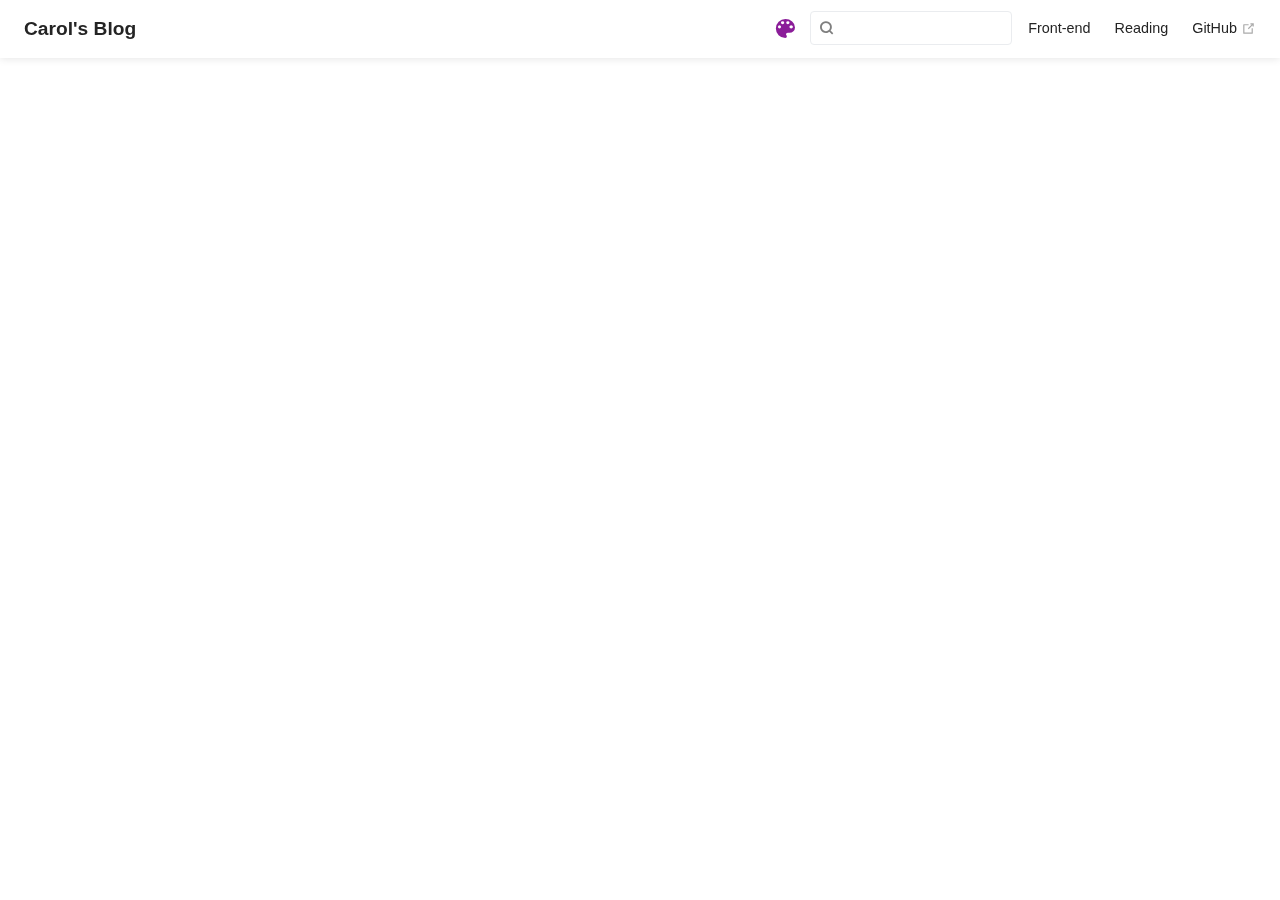
<file: categories/index.html>
<!DOCTYPE html>
<html lang="en-US">
  <head>
    <meta charset="utf-8">
    <meta name="viewport" content="width=device-width,initial-scale=1">
    <title>Categories | Carol&#39;s Blog</title>
    <meta name="generator" content="VuePress 1.9.7">
    
    <meta name="description" content="Carol LIU&#39;s Blog for Learning Front-end">
    <meta name="theme-color" content="#3eaf7c">
    <meta name="apple-mobile-web-app-capable" content="yes">
    <meta name="apple-mobile-web-app-status-bar-style" content="black">
    
    <link rel="preload" href="/assets/css/0.styles.e459547d.css" as="style"><link rel="preload" href="/assets/js/app.89c065db.js" as="script"><link rel="preload" href="/assets/js/3.f015598d.js" as="script"><link rel="preload" href="/assets/js/1.043eb1c0.js" as="script"><link rel="prefetch" href="/assets/js/10.9cbf63ad.js"><link rel="prefetch" href="/assets/js/11.8458a2f9.js"><link rel="prefetch" href="/assets/js/12.5b89a7a3.js"><link rel="prefetch" href="/assets/js/13.d0218bb4.js"><link rel="prefetch" href="/assets/js/14.9e16931b.js"><link rel="prefetch" href="/assets/js/15.280da7a6.js"><link rel="prefetch" href="/assets/js/16.04c71e53.js"><link rel="prefetch" href="/assets/js/4.48f73e3f.js"><link rel="prefetch" href="/assets/js/5.e657ea09.js"><link rel="prefetch" href="/assets/js/6.844778a8.js"><link rel="prefetch" href="/assets/js/7.6f646e22.js"><link rel="prefetch" href="/assets/js/8.000ef259.js"><link rel="prefetch" href="/assets/js/9.fd6f296d.js">
    <link rel="stylesheet" href="/assets/css/0.styles.e459547d.css">
  </head>
  <body>
    <div id="app" data-server-rendered="true"><div class="theme-container no-sidebar" data-v-130b300a><div data-v-130b300a><div class="password-shadow password-wrapper-out" style="display:none;" data-v-25ba6db2 data-v-130b300a data-v-130b300a><h3 class="title" data-v-25ba6db2 data-v-25ba6db2>Carol's Blog</h3> <p class="description" data-v-25ba6db2 data-v-25ba6db2>Carol LIU's Blog for Learning Front-end</p> <label id="box" class="inputBox" data-v-25ba6db2 data-v-25ba6db2><input type="password" value="" data-v-25ba6db2> <span data-v-25ba6db2>Konck! Knock!</span> <button data-v-25ba6db2>OK</button></label> <div class="footer" data-v-25ba6db2 data-v-25ba6db2><span data-v-25ba6db2><i class="iconfont reco-theme" data-v-25ba6db2></i> <a target="blank" href="https://vuepress-theme-reco.recoluan.com" data-v-25ba6db2>vuePress-theme-reco</a></span> <span data-v-25ba6db2><i class="iconfont reco-copyright" data-v-25ba6db2></i> <a data-v-25ba6db2><!---->
            
          <!---->
          2022
        </a></span></div></div> <div class="hide" data-v-130b300a><header class="navbar" data-v-130b300a><div class="sidebar-button"><svg xmlns="http://www.w3.org/2000/svg" aria-hidden="true" role="img" viewBox="0 0 448 512" class="icon"><path fill="currentColor" d="M436 124H12c-6.627 0-12-5.373-12-12V80c0-6.627 5.373-12 12-12h424c6.627 0 12 5.373 12 12v32c0 6.627-5.373 12-12 12zm0 160H12c-6.627 0-12-5.373-12-12v-32c0-6.627 5.373-12 12-12h424c6.627 0 12 5.373 12 12v32c0 6.627-5.373 12-12 12zm0 160H12c-6.627 0-12-5.373-12-12v-32c0-6.627 5.373-12 12-12h424c6.627 0 12 5.373 12 12v32c0 6.627-5.373 12-12 12z"></path></svg></div> <a href="/" class="home-link router-link-active"><!----> <span class="site-name">Carol's Blog</span></a> <div class="links"><div class="color-picker"><a class="color-button"><i class="iconfont reco-color"></i></a> <div class="color-picker-menu" style="display:none;"><div class="mode-options"><h4 class="title">Choose mode</h4> <ul class="color-mode-options"><li class="dark">dark</li><li class="auto active">auto</li><li class="light">light</li></ul></div></div></div> <div class="search-box"><i class="iconfont reco-search"></i> <input aria-label="Search" autocomplete="off" spellcheck="false" value=""> <!----></div> <nav class="nav-links can-hide"><div class="nav-item"><a href="/categories/.html" class="nav-link"><i class="undefined"></i>
  Front-end
</a></div><div class="nav-item"><a href="/categories/.html" class="nav-link"><i class="undefined"></i>
  Reading
</a></div><div class="nav-item"><a href="https://github.com/SeforaLiu" target="_blank" rel="noopener noreferrer" class="nav-link external"><i class="undefined"></i>
  GitHub
  <span><svg xmlns="http://www.w3.org/2000/svg" aria-hidden="true" focusable="false" x="0px" y="0px" viewBox="0 0 100 100" width="15" height="15" class="icon outbound"><path fill="currentColor" d="M18.8,85.1h56l0,0c2.2,0,4-1.8,4-4v-32h-8v28h-48v-48h28v-8h-32l0,0c-2.2,0-4,1.8-4,4v56C14.8,83.3,16.6,85.1,18.8,85.1z"></path> <polygon fill="currentColor" points="45.7,48.7 51.3,54.3 77.2,28.5 77.2,37.2 85.2,37.2 85.2,14.9 62.8,14.9 62.8,22.9 71.5,22.9"></polygon></svg> <span class="sr-only">(opens new window)</span></span></a></div> <!----></nav></div></header> <div class="sidebar-mask" data-v-130b300a></div> <aside class="sidebar" data-v-130b300a><div class="personal-info-wrapper" data-v-39576ba9 data-v-130b300a><!----> <!----> <div class="num" data-v-39576ba9><div data-v-39576ba9><h3 data-v-39576ba9>3</h3> <h6 data-v-39576ba9>Articles</h6></div> <div data-v-39576ba9><h3 data-v-39576ba9>0</h3> <h6 data-v-39576ba9>Tags</h6></div></div> <ul class="social-links" data-v-39576ba9></ul> <hr data-v-39576ba9></div> <nav class="nav-links"><div class="nav-item"><a href="/categories/.html" class="nav-link"><i class="undefined"></i>
  Front-end
</a></div><div class="nav-item"><a href="/categories/.html" class="nav-link"><i class="undefined"></i>
  Reading
</a></div><div class="nav-item"><a href="https://github.com/SeforaLiu" target="_blank" rel="noopener noreferrer" class="nav-link external"><i class="undefined"></i>
  GitHub
  <span><svg xmlns="http://www.w3.org/2000/svg" aria-hidden="true" focusable="false" x="0px" y="0px" viewBox="0 0 100 100" width="15" height="15" class="icon outbound"><path fill="currentColor" d="M18.8,85.1h56l0,0c2.2,0,4-1.8,4-4v-32h-8v28h-48v-48h28v-8h-32l0,0c-2.2,0-4,1.8-4,4v56C14.8,83.3,16.6,85.1,18.8,85.1z"></path> <polygon fill="currentColor" points="45.7,48.7 51.3,54.3 77.2,28.5 77.2,37.2 85.2,37.2 85.2,14.9 62.8,14.9 62.8,22.9 71.5,22.9"></polygon></svg> <span class="sr-only">(opens new window)</span></span></a></div> <!----></nav> <!----> </aside> <div class="password-shadow password-wrapper-in" style="display:none;" data-v-25ba6db2 data-v-130b300a><h3 class="title" data-v-25ba6db2 data-v-25ba6db2>Categories</h3> <!----> <label id="box" class="inputBox" data-v-25ba6db2 data-v-25ba6db2><input type="password" value="" data-v-25ba6db2> <span data-v-25ba6db2>Konck! Knock!</span> <button data-v-25ba6db2>OK</button></label> <div class="footer" data-v-25ba6db2 data-v-25ba6db2><span data-v-25ba6db2><i class="iconfont reco-theme" data-v-25ba6db2></i> <a target="blank" href="https://vuepress-theme-reco.recoluan.com" data-v-25ba6db2>vuePress-theme-reco</a></span> <span data-v-25ba6db2><i class="iconfont reco-copyright" data-v-25ba6db2></i> <a data-v-25ba6db2><!---->
            
          <!---->
          2022
        </a></span></div></div> <div data-v-130b300a><main class="page" style="padding-right:0;"><section><div class="page-title"><h1 class="title"></h1> <div data-v-f875f3fc><!----> <!----> <!----> <!----></div></div> <!----></section> <footer class="page-edit"><!----> <!----></footer> <!----> <div class="comments-wrapper"><!----></div> <ul class="side-bar sub-sidebar-wrapper" style="width:0;" data-v-cb1513f6></ul></main> <!----></div></div></div></div><div class="global-ui"><div class="back-to-ceiling" style="right:1rem;bottom:6rem;width:2.5rem;height:2.5rem;border-radius:.25rem;line-height:2.5rem;display:none;" data-v-c6073ba8 data-v-c6073ba8><svg t="1574745035067" viewBox="0 0 1024 1024" version="1.1" xmlns="http://www.w3.org/2000/svg" p-id="5404" class="icon" data-v-c6073ba8><path d="M526.60727968 10.90185116a27.675 27.675 0 0 0-29.21455937 0c-131.36607665 82.28402758-218.69155461 228.01873535-218.69155402 394.07834331a462.20625001 462.20625001 0 0 0 5.36959153 69.94390903c1.00431239 6.55289093-0.34802892 13.13561351-3.76865779 18.80351572-32.63518765 54.11355614-51.75690182 118.55860487-51.7569018 187.94566865a371.06718723 371.06718723 0 0 0 11.50484808 91.98906777c6.53300375 25.50556257 41.68394495 28.14064038 52.69160883 4.22606766 17.37162448-37.73630017 42.14135425-72.50938081 72.80769204-103.21549295 2.18761121 3.04276886 4.15646224 6.24463696 6.40373557 9.22774369a1871.4375 1871.4375 0 0 0 140.04691725 5.34970492 1866.36093723 1866.36093723 0 0 0 140.04691723-5.34970492c2.24727335-2.98310674 4.21612437-6.18497483 6.3937923-9.2178004 30.66633723 30.70611158 55.4360664 65.4791928 72.80769147 103.21549355 11.00766384 23.91457269 46.15860503 21.27949489 52.69160879-4.22606768a371.15156223 371.15156223 0 0 0 11.514792-91.99901164c0-69.36717486-19.13165746-133.82216804-51.75690182-187.92578088-3.42062944-5.66790279-4.76302748-12.26056868-3.76865837-18.80351632a462.20625001 462.20625001 0 0 0 5.36959269-69.943909c-0.00994388-166.08943902-87.32547796-311.81420293-218.6915546-394.09823051zM605.93803103 357.87693858a93.93749974 93.93749974 0 1 1-187.89594924 6.1e-7 93.93749974 93.93749974 0 0 1 187.89594924-6.1e-7z" p-id="5405" data-v-c6073ba8></path><path d="M429.50777625 765.63860547C429.50777625 803.39355007 466.44236686 1000.39046097 512.00932183 1000.39046097c45.56695499 0 82.4922232-197.00623328 82.5015456-234.7518555 0-37.75494459-36.9345906-68.35043303-82.4922232-68.34111062-45.57627738-0.00932239-82.52019037 30.59548842-82.51086798 68.34111062z" p-id="5406" data-v-c6073ba8></path></svg></div></div></div>
    <script src="/assets/js/app.89c065db.js" defer></script><script src="/assets/js/3.f015598d.js" defer></script><script src="/assets/js/1.043eb1c0.js" defer></script>
  </body>
</html>
</file>
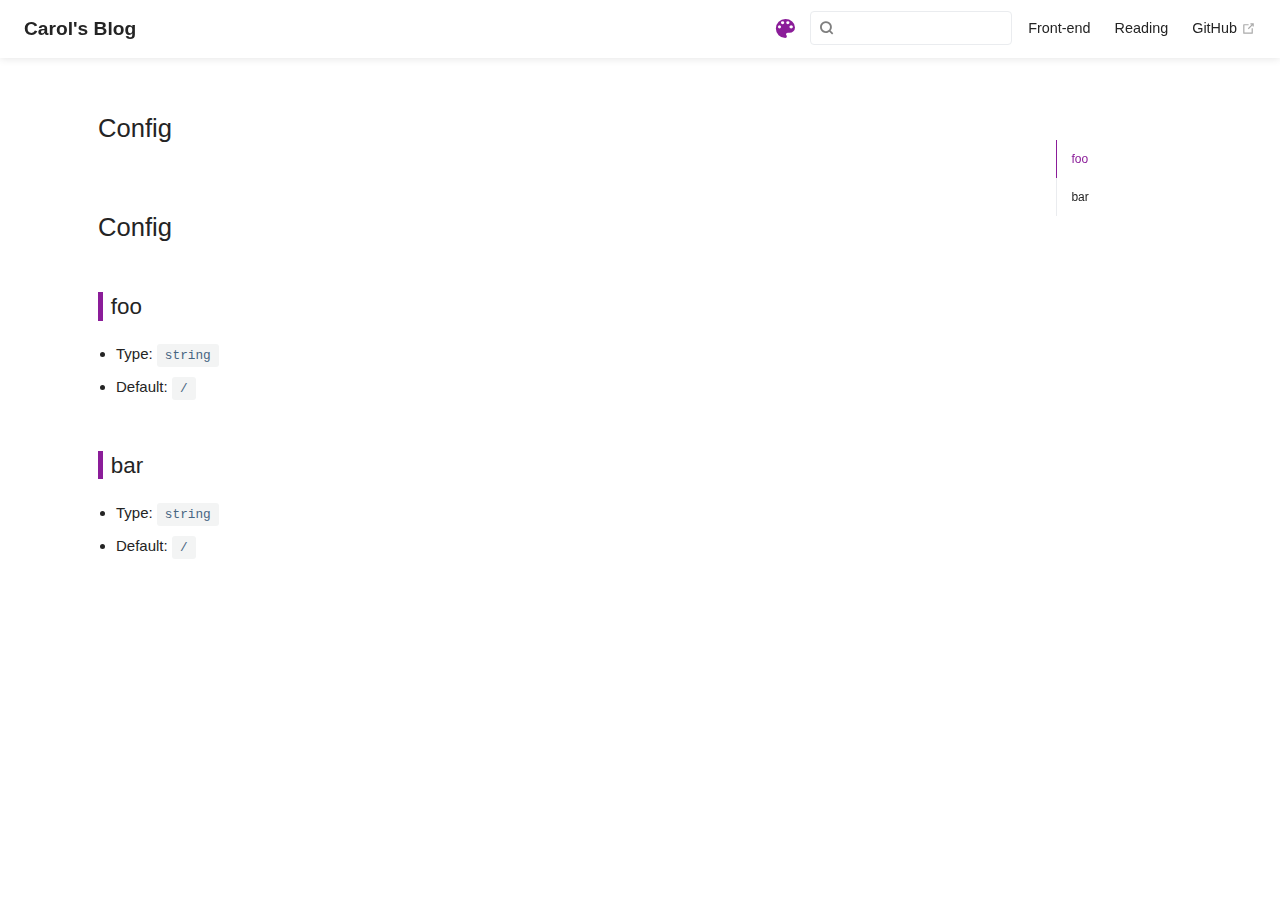
<file: config/index.html>
<!DOCTYPE html>
<html lang="en-US">
  <head>
    <meta charset="utf-8">
    <meta name="viewport" content="width=device-width,initial-scale=1">
    <title>Config | Carol&#39;s Blog</title>
    <meta name="generator" content="VuePress 1.9.7">
    
    <meta name="description" content="Carol LIU&#39;s Blog for Learning Front-end">
    <meta name="theme-color" content="#3eaf7c">
    <meta name="apple-mobile-web-app-capable" content="yes">
    <meta name="apple-mobile-web-app-status-bar-style" content="black">
    
    <link rel="preload" href="/assets/css/0.styles.e459547d.css" as="style"><link rel="preload" href="/assets/js/app.89c065db.js" as="script"><link rel="preload" href="/assets/js/3.f015598d.js" as="script"><link rel="preload" href="/assets/js/1.043eb1c0.js" as="script"><link rel="preload" href="/assets/js/13.d0218bb4.js" as="script"><link rel="prefetch" href="/assets/js/10.9cbf63ad.js"><link rel="prefetch" href="/assets/js/11.8458a2f9.js"><link rel="prefetch" href="/assets/js/12.5b89a7a3.js"><link rel="prefetch" href="/assets/js/14.9e16931b.js"><link rel="prefetch" href="/assets/js/15.280da7a6.js"><link rel="prefetch" href="/assets/js/16.04c71e53.js"><link rel="prefetch" href="/assets/js/4.48f73e3f.js"><link rel="prefetch" href="/assets/js/5.e657ea09.js"><link rel="prefetch" href="/assets/js/6.844778a8.js"><link rel="prefetch" href="/assets/js/7.6f646e22.js"><link rel="prefetch" href="/assets/js/8.000ef259.js"><link rel="prefetch" href="/assets/js/9.fd6f296d.js">
    <link rel="stylesheet" href="/assets/css/0.styles.e459547d.css">
  </head>
  <body>
    <div id="app" data-server-rendered="true"><div class="theme-container no-sidebar" data-v-130b300a><div data-v-130b300a><div class="password-shadow password-wrapper-out" style="display:none;" data-v-25ba6db2 data-v-130b300a data-v-130b300a><h3 class="title" data-v-25ba6db2 data-v-25ba6db2>Carol's Blog</h3> <p class="description" data-v-25ba6db2 data-v-25ba6db2>Carol LIU's Blog for Learning Front-end</p> <label id="box" class="inputBox" data-v-25ba6db2 data-v-25ba6db2><input type="password" value="" data-v-25ba6db2> <span data-v-25ba6db2>Konck! Knock!</span> <button data-v-25ba6db2>OK</button></label> <div class="footer" data-v-25ba6db2 data-v-25ba6db2><span data-v-25ba6db2><i class="iconfont reco-theme" data-v-25ba6db2></i> <a target="blank" href="https://vuepress-theme-reco.recoluan.com" data-v-25ba6db2>vuePress-theme-reco</a></span> <span data-v-25ba6db2><i class="iconfont reco-copyright" data-v-25ba6db2></i> <a data-v-25ba6db2><!---->
            
          <!---->
          2022
        </a></span></div></div> <div class="hide" data-v-130b300a><header class="navbar" data-v-130b300a><div class="sidebar-button"><svg xmlns="http://www.w3.org/2000/svg" aria-hidden="true" role="img" viewBox="0 0 448 512" class="icon"><path fill="currentColor" d="M436 124H12c-6.627 0-12-5.373-12-12V80c0-6.627 5.373-12 12-12h424c6.627 0 12 5.373 12 12v32c0 6.627-5.373 12-12 12zm0 160H12c-6.627 0-12-5.373-12-12v-32c0-6.627 5.373-12 12-12h424c6.627 0 12 5.373 12 12v32c0 6.627-5.373 12-12 12zm0 160H12c-6.627 0-12-5.373-12-12v-32c0-6.627 5.373-12 12-12h424c6.627 0 12 5.373 12 12v32c0 6.627-5.373 12-12 12z"></path></svg></div> <a href="/" class="home-link router-link-active"><!----> <span class="site-name">Carol's Blog</span></a> <div class="links"><div class="color-picker"><a class="color-button"><i class="iconfont reco-color"></i></a> <div class="color-picker-menu" style="display:none;"><div class="mode-options"><h4 class="title">Choose mode</h4> <ul class="color-mode-options"><li class="dark">dark</li><li class="auto active">auto</li><li class="light">light</li></ul></div></div></div> <div class="search-box"><i class="iconfont reco-search"></i> <input aria-label="Search" autocomplete="off" spellcheck="false" value=""> <!----></div> <nav class="nav-links can-hide"><div class="nav-item"><a href="/config/.html" class="nav-link"><i class="undefined"></i>
  Front-end
</a></div><div class="nav-item"><a href="/config/.html" class="nav-link"><i class="undefined"></i>
  Reading
</a></div><div class="nav-item"><a href="https://github.com/SeforaLiu" target="_blank" rel="noopener noreferrer" class="nav-link external"><i class="undefined"></i>
  GitHub
  <span><svg xmlns="http://www.w3.org/2000/svg" aria-hidden="true" focusable="false" x="0px" y="0px" viewBox="0 0 100 100" width="15" height="15" class="icon outbound"><path fill="currentColor" d="M18.8,85.1h56l0,0c2.2,0,4-1.8,4-4v-32h-8v28h-48v-48h28v-8h-32l0,0c-2.2,0-4,1.8-4,4v56C14.8,83.3,16.6,85.1,18.8,85.1z"></path> <polygon fill="currentColor" points="45.7,48.7 51.3,54.3 77.2,28.5 77.2,37.2 85.2,37.2 85.2,14.9 62.8,14.9 62.8,22.9 71.5,22.9"></polygon></svg> <span class="sr-only">(opens new window)</span></span></a></div> <!----></nav></div></header> <div class="sidebar-mask" data-v-130b300a></div> <aside class="sidebar" data-v-130b300a><div class="personal-info-wrapper" data-v-39576ba9 data-v-130b300a><!----> <!----> <div class="num" data-v-39576ba9><div data-v-39576ba9><h3 data-v-39576ba9>3</h3> <h6 data-v-39576ba9>Articles</h6></div> <div data-v-39576ba9><h3 data-v-39576ba9>0</h3> <h6 data-v-39576ba9>Tags</h6></div></div> <ul class="social-links" data-v-39576ba9></ul> <hr data-v-39576ba9></div> <nav class="nav-links"><div class="nav-item"><a href="/config/.html" class="nav-link"><i class="undefined"></i>
  Front-end
</a></div><div class="nav-item"><a href="/config/.html" class="nav-link"><i class="undefined"></i>
  Reading
</a></div><div class="nav-item"><a href="https://github.com/SeforaLiu" target="_blank" rel="noopener noreferrer" class="nav-link external"><i class="undefined"></i>
  GitHub
  <span><svg xmlns="http://www.w3.org/2000/svg" aria-hidden="true" focusable="false" x="0px" y="0px" viewBox="0 0 100 100" width="15" height="15" class="icon outbound"><path fill="currentColor" d="M18.8,85.1h56l0,0c2.2,0,4-1.8,4-4v-32h-8v28h-48v-48h28v-8h-32l0,0c-2.2,0-4,1.8-4,4v56C14.8,83.3,16.6,85.1,18.8,85.1z"></path> <polygon fill="currentColor" points="45.7,48.7 51.3,54.3 77.2,28.5 77.2,37.2 85.2,37.2 85.2,14.9 62.8,14.9 62.8,22.9 71.5,22.9"></polygon></svg> <span class="sr-only">(opens new window)</span></span></a></div> <!----></nav> <!----> </aside> <div class="password-shadow password-wrapper-in" style="display:none;" data-v-25ba6db2 data-v-130b300a><h3 class="title" data-v-25ba6db2 data-v-25ba6db2></h3> <!----> <label id="box" class="inputBox" data-v-25ba6db2 data-v-25ba6db2><input type="password" value="" data-v-25ba6db2> <span data-v-25ba6db2>Konck! Knock!</span> <button data-v-25ba6db2>OK</button></label> <div class="footer" data-v-25ba6db2 data-v-25ba6db2><span data-v-25ba6db2><i class="iconfont reco-theme" data-v-25ba6db2></i> <a target="blank" href="https://vuepress-theme-reco.recoluan.com" data-v-25ba6db2>vuePress-theme-reco</a></span> <span data-v-25ba6db2><i class="iconfont reco-copyright" data-v-25ba6db2></i> <a data-v-25ba6db2><!---->
            
          <!---->
          2022
        </a></span></div></div> <div data-v-130b300a><main class="page"><section><div class="page-title"><h1 class="title">Config</h1> <div data-v-f875f3fc><!----> <!----> <!----> <!----></div></div> <div class="theme-reco-content content__default"><h1 id="config"><a href="#config" class="header-anchor">#</a> Config</h1> <h2 id="foo"><a href="#foo" class="header-anchor">#</a> foo</h2> <ul><li>Type: <code>string</code></li> <li>Default: <code>/</code></li></ul> <h2 id="bar"><a href="#bar" class="header-anchor">#</a> bar</h2> <ul><li>Type: <code>string</code></li> <li>Default: <code>/</code></li></ul></div></section> <footer class="page-edit"><!----> <!----></footer> <!----> <div class="comments-wrapper"><!----></div> <ul class="side-bar sub-sidebar-wrapper" style="width:12rem;" data-v-cb1513f6><li class="level-2" data-v-cb1513f6><a href="/config/#foo" class="sidebar-link reco-side-foo" data-v-cb1513f6>foo</a></li><li class="level-2" data-v-cb1513f6><a href="/config/#bar" class="sidebar-link reco-side-bar" data-v-cb1513f6>bar</a></li></ul></main> <!----></div></div></div></div><div class="global-ui"><div class="back-to-ceiling" style="right:1rem;bottom:6rem;width:2.5rem;height:2.5rem;border-radius:.25rem;line-height:2.5rem;display:none;" data-v-c6073ba8 data-v-c6073ba8><svg t="1574745035067" viewBox="0 0 1024 1024" version="1.1" xmlns="http://www.w3.org/2000/svg" p-id="5404" class="icon" data-v-c6073ba8><path d="M526.60727968 10.90185116a27.675 27.675 0 0 0-29.21455937 0c-131.36607665 82.28402758-218.69155461 228.01873535-218.69155402 394.07834331a462.20625001 462.20625001 0 0 0 5.36959153 69.94390903c1.00431239 6.55289093-0.34802892 13.13561351-3.76865779 18.80351572-32.63518765 54.11355614-51.75690182 118.55860487-51.7569018 187.94566865a371.06718723 371.06718723 0 0 0 11.50484808 91.98906777c6.53300375 25.50556257 41.68394495 28.14064038 52.69160883 4.22606766 17.37162448-37.73630017 42.14135425-72.50938081 72.80769204-103.21549295 2.18761121 3.04276886 4.15646224 6.24463696 6.40373557 9.22774369a1871.4375 1871.4375 0 0 0 140.04691725 5.34970492 1866.36093723 1866.36093723 0 0 0 140.04691723-5.34970492c2.24727335-2.98310674 4.21612437-6.18497483 6.3937923-9.2178004 30.66633723 30.70611158 55.4360664 65.4791928 72.80769147 103.21549355 11.00766384 23.91457269 46.15860503 21.27949489 52.69160879-4.22606768a371.15156223 371.15156223 0 0 0 11.514792-91.99901164c0-69.36717486-19.13165746-133.82216804-51.75690182-187.92578088-3.42062944-5.66790279-4.76302748-12.26056868-3.76865837-18.80351632a462.20625001 462.20625001 0 0 0 5.36959269-69.943909c-0.00994388-166.08943902-87.32547796-311.81420293-218.6915546-394.09823051zM605.93803103 357.87693858a93.93749974 93.93749974 0 1 1-187.89594924 6.1e-7 93.93749974 93.93749974 0 0 1 187.89594924-6.1e-7z" p-id="5405" data-v-c6073ba8></path><path d="M429.50777625 765.63860547C429.50777625 803.39355007 466.44236686 1000.39046097 512.00932183 1000.39046097c45.56695499 0 82.4922232-197.00623328 82.5015456-234.7518555 0-37.75494459-36.9345906-68.35043303-82.4922232-68.34111062-45.57627738-0.00932239-82.52019037 30.59548842-82.51086798 68.34111062z" p-id="5406" data-v-c6073ba8></path></svg></div></div></div>
    <script src="/assets/js/app.89c065db.js" defer></script><script src="/assets/js/3.f015598d.js" defer></script><script src="/assets/js/1.043eb1c0.js" defer></script><script src="/assets/js/13.d0218bb4.js" defer></script>
  </body>
</html>
</file>
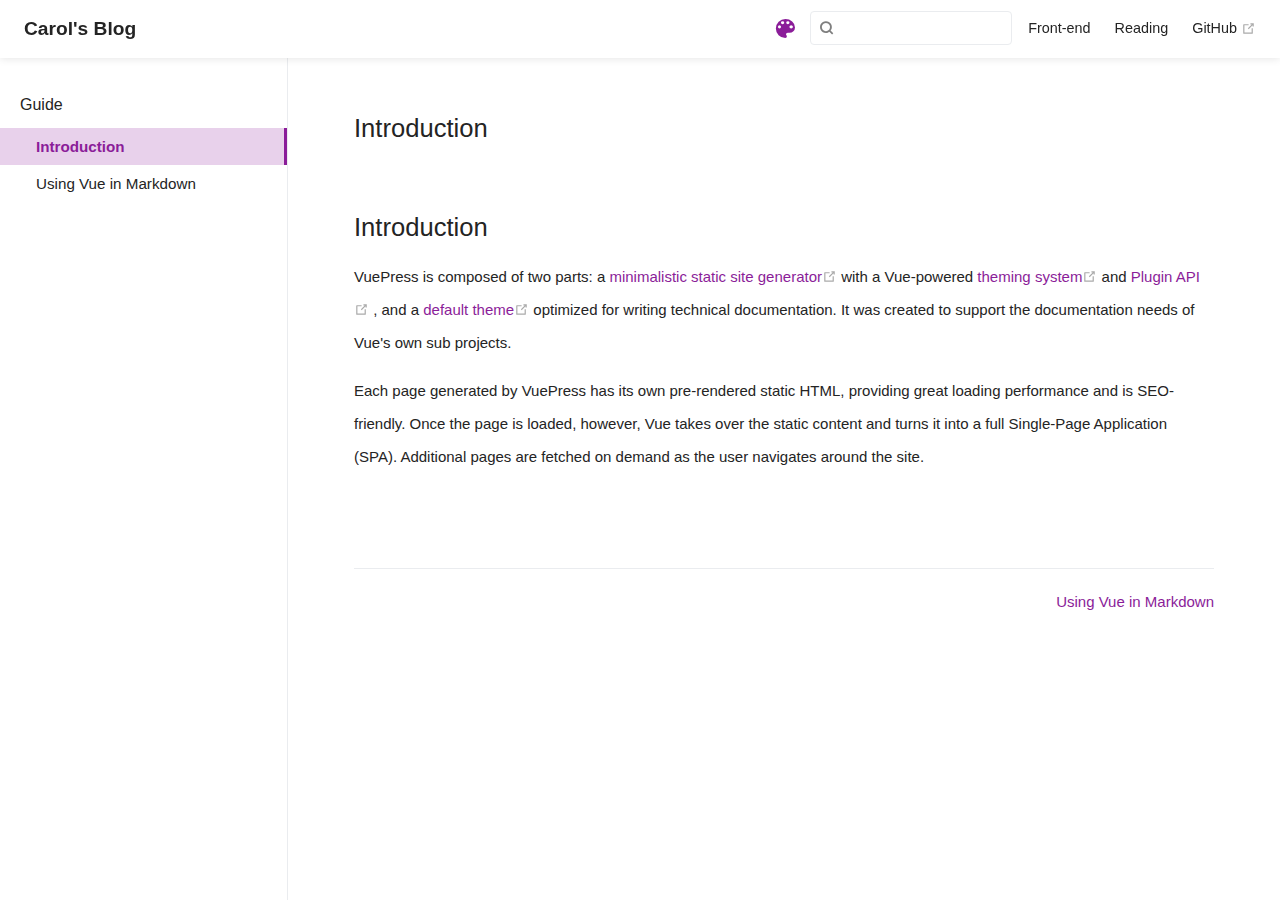
<file: guide/index.html>
<!DOCTYPE html>
<html lang="en-US">
  <head>
    <meta charset="utf-8">
    <meta name="viewport" content="width=device-width,initial-scale=1">
    <title>Introduction | Carol&#39;s Blog</title>
    <meta name="generator" content="VuePress 1.9.7">
    
    <meta name="description" content="Carol LIU&#39;s Blog for Learning Front-end">
    <meta name="theme-color" content="#3eaf7c">
    <meta name="apple-mobile-web-app-capable" content="yes">
    <meta name="apple-mobile-web-app-status-bar-style" content="black">
    
    <link rel="preload" href="/assets/css/0.styles.e459547d.css" as="style"><link rel="preload" href="/assets/js/app.89c065db.js" as="script"><link rel="preload" href="/assets/js/3.f015598d.js" as="script"><link rel="preload" href="/assets/js/1.043eb1c0.js" as="script"><link rel="preload" href="/assets/js/14.9e16931b.js" as="script"><link rel="prefetch" href="/assets/js/10.9cbf63ad.js"><link rel="prefetch" href="/assets/js/11.8458a2f9.js"><link rel="prefetch" href="/assets/js/12.5b89a7a3.js"><link rel="prefetch" href="/assets/js/13.d0218bb4.js"><link rel="prefetch" href="/assets/js/15.280da7a6.js"><link rel="prefetch" href="/assets/js/16.04c71e53.js"><link rel="prefetch" href="/assets/js/4.48f73e3f.js"><link rel="prefetch" href="/assets/js/5.e657ea09.js"><link rel="prefetch" href="/assets/js/6.844778a8.js"><link rel="prefetch" href="/assets/js/7.6f646e22.js"><link rel="prefetch" href="/assets/js/8.000ef259.js"><link rel="prefetch" href="/assets/js/9.fd6f296d.js">
    <link rel="stylesheet" href="/assets/css/0.styles.e459547d.css">
  </head>
  <body>
    <div id="app" data-server-rendered="true"><div class="theme-container" data-v-130b300a><div data-v-130b300a><div class="password-shadow password-wrapper-out" style="display:none;" data-v-25ba6db2 data-v-130b300a data-v-130b300a><h3 class="title" data-v-25ba6db2 data-v-25ba6db2>Carol's Blog</h3> <p class="description" data-v-25ba6db2 data-v-25ba6db2>Carol LIU's Blog for Learning Front-end</p> <label id="box" class="inputBox" data-v-25ba6db2 data-v-25ba6db2><input type="password" value="" data-v-25ba6db2> <span data-v-25ba6db2>Konck! Knock!</span> <button data-v-25ba6db2>OK</button></label> <div class="footer" data-v-25ba6db2 data-v-25ba6db2><span data-v-25ba6db2><i class="iconfont reco-theme" data-v-25ba6db2></i> <a target="blank" href="https://vuepress-theme-reco.recoluan.com" data-v-25ba6db2>vuePress-theme-reco</a></span> <span data-v-25ba6db2><i class="iconfont reco-copyright" data-v-25ba6db2></i> <a data-v-25ba6db2><!---->
            
          <!---->
          2022
        </a></span></div></div> <div class="hide" data-v-130b300a><header class="navbar" data-v-130b300a><div class="sidebar-button"><svg xmlns="http://www.w3.org/2000/svg" aria-hidden="true" role="img" viewBox="0 0 448 512" class="icon"><path fill="currentColor" d="M436 124H12c-6.627 0-12-5.373-12-12V80c0-6.627 5.373-12 12-12h424c6.627 0 12 5.373 12 12v32c0 6.627-5.373 12-12 12zm0 160H12c-6.627 0-12-5.373-12-12v-32c0-6.627 5.373-12 12-12h424c6.627 0 12 5.373 12 12v32c0 6.627-5.373 12-12 12zm0 160H12c-6.627 0-12-5.373-12-12v-32c0-6.627 5.373-12 12-12h424c6.627 0 12 5.373 12 12v32c0 6.627-5.373 12-12 12z"></path></svg></div> <a href="/" class="home-link router-link-active"><!----> <span class="site-name">Carol's Blog</span></a> <div class="links"><div class="color-picker"><a class="color-button"><i class="iconfont reco-color"></i></a> <div class="color-picker-menu" style="display:none;"><div class="mode-options"><h4 class="title">Choose mode</h4> <ul class="color-mode-options"><li class="dark">dark</li><li class="auto active">auto</li><li class="light">light</li></ul></div></div></div> <div class="search-box"><i class="iconfont reco-search"></i> <input aria-label="Search" autocomplete="off" spellcheck="false" value=""> <!----></div> <nav class="nav-links can-hide"><div class="nav-item"><a href="/guide/.html" class="nav-link"><i class="undefined"></i>
  Front-end
</a></div><div class="nav-item"><a href="/guide/.html" class="nav-link"><i class="undefined"></i>
  Reading
</a></div><div class="nav-item"><a href="https://github.com/SeforaLiu" target="_blank" rel="noopener noreferrer" class="nav-link external"><i class="undefined"></i>
  GitHub
  <span><svg xmlns="http://www.w3.org/2000/svg" aria-hidden="true" focusable="false" x="0px" y="0px" viewBox="0 0 100 100" width="15" height="15" class="icon outbound"><path fill="currentColor" d="M18.8,85.1h56l0,0c2.2,0,4-1.8,4-4v-32h-8v28h-48v-48h28v-8h-32l0,0c-2.2,0-4,1.8-4,4v56C14.8,83.3,16.6,85.1,18.8,85.1z"></path> <polygon fill="currentColor" points="45.7,48.7 51.3,54.3 77.2,28.5 77.2,37.2 85.2,37.2 85.2,14.9 62.8,14.9 62.8,22.9 71.5,22.9"></polygon></svg> <span class="sr-only">(opens new window)</span></span></a></div> <!----></nav></div></header> <div class="sidebar-mask" data-v-130b300a></div> <aside class="sidebar" data-v-130b300a><div class="personal-info-wrapper" data-v-39576ba9 data-v-130b300a><!----> <!----> <div class="num" data-v-39576ba9><div data-v-39576ba9><h3 data-v-39576ba9>3</h3> <h6 data-v-39576ba9>Articles</h6></div> <div data-v-39576ba9><h3 data-v-39576ba9>0</h3> <h6 data-v-39576ba9>Tags</h6></div></div> <ul class="social-links" data-v-39576ba9></ul> <hr data-v-39576ba9></div> <nav class="nav-links"><div class="nav-item"><a href="/guide/.html" class="nav-link"><i class="undefined"></i>
  Front-end
</a></div><div class="nav-item"><a href="/guide/.html" class="nav-link"><i class="undefined"></i>
  Reading
</a></div><div class="nav-item"><a href="https://github.com/SeforaLiu" target="_blank" rel="noopener noreferrer" class="nav-link external"><i class="undefined"></i>
  GitHub
  <span><svg xmlns="http://www.w3.org/2000/svg" aria-hidden="true" focusable="false" x="0px" y="0px" viewBox="0 0 100 100" width="15" height="15" class="icon outbound"><path fill="currentColor" d="M18.8,85.1h56l0,0c2.2,0,4-1.8,4-4v-32h-8v28h-48v-48h28v-8h-32l0,0c-2.2,0-4,1.8-4,4v56C14.8,83.3,16.6,85.1,18.8,85.1z"></path> <polygon fill="currentColor" points="45.7,48.7 51.3,54.3 77.2,28.5 77.2,37.2 85.2,37.2 85.2,14.9 62.8,14.9 62.8,22.9 71.5,22.9"></polygon></svg> <span class="sr-only">(opens new window)</span></span></a></div> <!----></nav> <ul class="sidebar-links"><li><section class="sidebar-group depth-0"><p class="sidebar-heading open"><span>Guide</span> <!----></p> <ul class="sidebar-links sidebar-group-items"><li><a href="/guide/" aria-current="page" class="active sidebar-link">Introduction</a></li><li><a href="/guide/using-vue.html" class="sidebar-link">Using Vue in Markdown</a></li></ul></section></li></ul> </aside> <div class="password-shadow password-wrapper-in" style="display:none;" data-v-25ba6db2 data-v-130b300a><h3 class="title" data-v-25ba6db2 data-v-25ba6db2></h3> <!----> <label id="box" class="inputBox" data-v-25ba6db2 data-v-25ba6db2><input type="password" value="" data-v-25ba6db2> <span data-v-25ba6db2>Konck! Knock!</span> <button data-v-25ba6db2>OK</button></label> <div class="footer" data-v-25ba6db2 data-v-25ba6db2><span data-v-25ba6db2><i class="iconfont reco-theme" data-v-25ba6db2></i> <a target="blank" href="https://vuepress-theme-reco.recoluan.com" data-v-25ba6db2>vuePress-theme-reco</a></span> <span data-v-25ba6db2><i class="iconfont reco-copyright" data-v-25ba6db2></i> <a data-v-25ba6db2><!---->
            
          <!---->
          2022
        </a></span></div></div> <div data-v-130b300a><main class="page" style="padding-right:0;"><section><div class="page-title"><h1 class="title">Introduction</h1> <div data-v-f875f3fc><!----> <!----> <!----> <!----></div></div> <div class="theme-reco-content content__default"><h1 id="introduction"><a href="#introduction" class="header-anchor">#</a> Introduction</h1> <p>VuePress is composed of two parts: a <a href="https://github.com/vuejs/vuepress/tree/master/packages/%40vuepress/core" target="_blank" rel="noopener noreferrer">minimalistic static site generator<span><svg xmlns="http://www.w3.org/2000/svg" aria-hidden="true" focusable="false" x="0px" y="0px" viewBox="0 0 100 100" width="15" height="15" class="icon outbound"><path fill="currentColor" d="M18.8,85.1h56l0,0c2.2,0,4-1.8,4-4v-32h-8v28h-48v-48h28v-8h-32l0,0c-2.2,0-4,1.8-4,4v56C14.8,83.3,16.6,85.1,18.8,85.1z"></path> <polygon fill="currentColor" points="45.7,48.7 51.3,54.3 77.2,28.5 77.2,37.2 85.2,37.2 85.2,14.9 62.8,14.9 62.8,22.9 71.5,22.9"></polygon></svg> <span class="sr-only">(opens new window)</span></span></a> with a Vue-powered <a href="https://v1.vuepress.vuejs.org/theme/" target="_blank" rel="noopener noreferrer">theming system<span><svg xmlns="http://www.w3.org/2000/svg" aria-hidden="true" focusable="false" x="0px" y="0px" viewBox="0 0 100 100" width="15" height="15" class="icon outbound"><path fill="currentColor" d="M18.8,85.1h56l0,0c2.2,0,4-1.8,4-4v-32h-8v28h-48v-48h28v-8h-32l0,0c-2.2,0-4,1.8-4,4v56C14.8,83.3,16.6,85.1,18.8,85.1z"></path> <polygon fill="currentColor" points="45.7,48.7 51.3,54.3 77.2,28.5 77.2,37.2 85.2,37.2 85.2,14.9 62.8,14.9 62.8,22.9 71.5,22.9"></polygon></svg> <span class="sr-only">(opens new window)</span></span></a> and <a href="https://v1.vuepress.vuejs.org/plugin/" target="_blank" rel="noopener noreferrer">Plugin API<span><svg xmlns="http://www.w3.org/2000/svg" aria-hidden="true" focusable="false" x="0px" y="0px" viewBox="0 0 100 100" width="15" height="15" class="icon outbound"><path fill="currentColor" d="M18.8,85.1h56l0,0c2.2,0,4-1.8,4-4v-32h-8v28h-48v-48h28v-8h-32l0,0c-2.2,0-4,1.8-4,4v56C14.8,83.3,16.6,85.1,18.8,85.1z"></path> <polygon fill="currentColor" points="45.7,48.7 51.3,54.3 77.2,28.5 77.2,37.2 85.2,37.2 85.2,14.9 62.8,14.9 62.8,22.9 71.5,22.9"></polygon></svg> <span class="sr-only">(opens new window)</span></span></a>, and a <a href="https://v1.vuepress.vuejs.org/theme/default-theme-config.html" target="_blank" rel="noopener noreferrer">default theme<span><svg xmlns="http://www.w3.org/2000/svg" aria-hidden="true" focusable="false" x="0px" y="0px" viewBox="0 0 100 100" width="15" height="15" class="icon outbound"><path fill="currentColor" d="M18.8,85.1h56l0,0c2.2,0,4-1.8,4-4v-32h-8v28h-48v-48h28v-8h-32l0,0c-2.2,0-4,1.8-4,4v56C14.8,83.3,16.6,85.1,18.8,85.1z"></path> <polygon fill="currentColor" points="45.7,48.7 51.3,54.3 77.2,28.5 77.2,37.2 85.2,37.2 85.2,14.9 62.8,14.9 62.8,22.9 71.5,22.9"></polygon></svg> <span class="sr-only">(opens new window)</span></span></a> optimized for writing technical documentation. It was created to support the documentation needs of Vue's own sub projects.</p> <p>Each page generated by VuePress has its own pre-rendered static HTML, providing great loading performance and is SEO-friendly. Once the page is loaded, however, Vue takes over the static content and turns it into a full Single-Page Application (SPA). Additional pages are fetched on demand as the user navigates around the site.</p></div></section> <footer class="page-edit"><!----> <!----></footer> <div class="page-nav"><p class="inner"><!----> <span class="next"><a href="/guide/using-vue.html">
            Using Vue in Markdown
          </a></span></p></div> <div class="comments-wrapper"><!----></div> <ul class="side-bar sub-sidebar-wrapper" style="width:0;" data-v-cb1513f6></ul></main> <!----></div></div></div></div><div class="global-ui"><div class="back-to-ceiling" style="right:1rem;bottom:6rem;width:2.5rem;height:2.5rem;border-radius:.25rem;line-height:2.5rem;display:none;" data-v-c6073ba8 data-v-c6073ba8><svg t="1574745035067" viewBox="0 0 1024 1024" version="1.1" xmlns="http://www.w3.org/2000/svg" p-id="5404" class="icon" data-v-c6073ba8><path d="M526.60727968 10.90185116a27.675 27.675 0 0 0-29.21455937 0c-131.36607665 82.28402758-218.69155461 228.01873535-218.69155402 394.07834331a462.20625001 462.20625001 0 0 0 5.36959153 69.94390903c1.00431239 6.55289093-0.34802892 13.13561351-3.76865779 18.80351572-32.63518765 54.11355614-51.75690182 118.55860487-51.7569018 187.94566865a371.06718723 371.06718723 0 0 0 11.50484808 91.98906777c6.53300375 25.50556257 41.68394495 28.14064038 52.69160883 4.22606766 17.37162448-37.73630017 42.14135425-72.50938081 72.80769204-103.21549295 2.18761121 3.04276886 4.15646224 6.24463696 6.40373557 9.22774369a1871.4375 1871.4375 0 0 0 140.04691725 5.34970492 1866.36093723 1866.36093723 0 0 0 140.04691723-5.34970492c2.24727335-2.98310674 4.21612437-6.18497483 6.3937923-9.2178004 30.66633723 30.70611158 55.4360664 65.4791928 72.80769147 103.21549355 11.00766384 23.91457269 46.15860503 21.27949489 52.69160879-4.22606768a371.15156223 371.15156223 0 0 0 11.514792-91.99901164c0-69.36717486-19.13165746-133.82216804-51.75690182-187.92578088-3.42062944-5.66790279-4.76302748-12.26056868-3.76865837-18.80351632a462.20625001 462.20625001 0 0 0 5.36959269-69.943909c-0.00994388-166.08943902-87.32547796-311.81420293-218.6915546-394.09823051zM605.93803103 357.87693858a93.93749974 93.93749974 0 1 1-187.89594924 6.1e-7 93.93749974 93.93749974 0 0 1 187.89594924-6.1e-7z" p-id="5405" data-v-c6073ba8></path><path d="M429.50777625 765.63860547C429.50777625 803.39355007 466.44236686 1000.39046097 512.00932183 1000.39046097c45.56695499 0 82.4922232-197.00623328 82.5015456-234.7518555 0-37.75494459-36.9345906-68.35043303-82.4922232-68.34111062-45.57627738-0.00932239-82.52019037 30.59548842-82.51086798 68.34111062z" p-id="5406" data-v-c6073ba8></path></svg></div></div></div>
    <script src="/assets/js/app.89c065db.js" defer></script><script src="/assets/js/3.f015598d.js" defer></script><script src="/assets/js/1.043eb1c0.js" defer></script><script src="/assets/js/14.9e16931b.js" defer></script>
  </body>
</html>
</file>
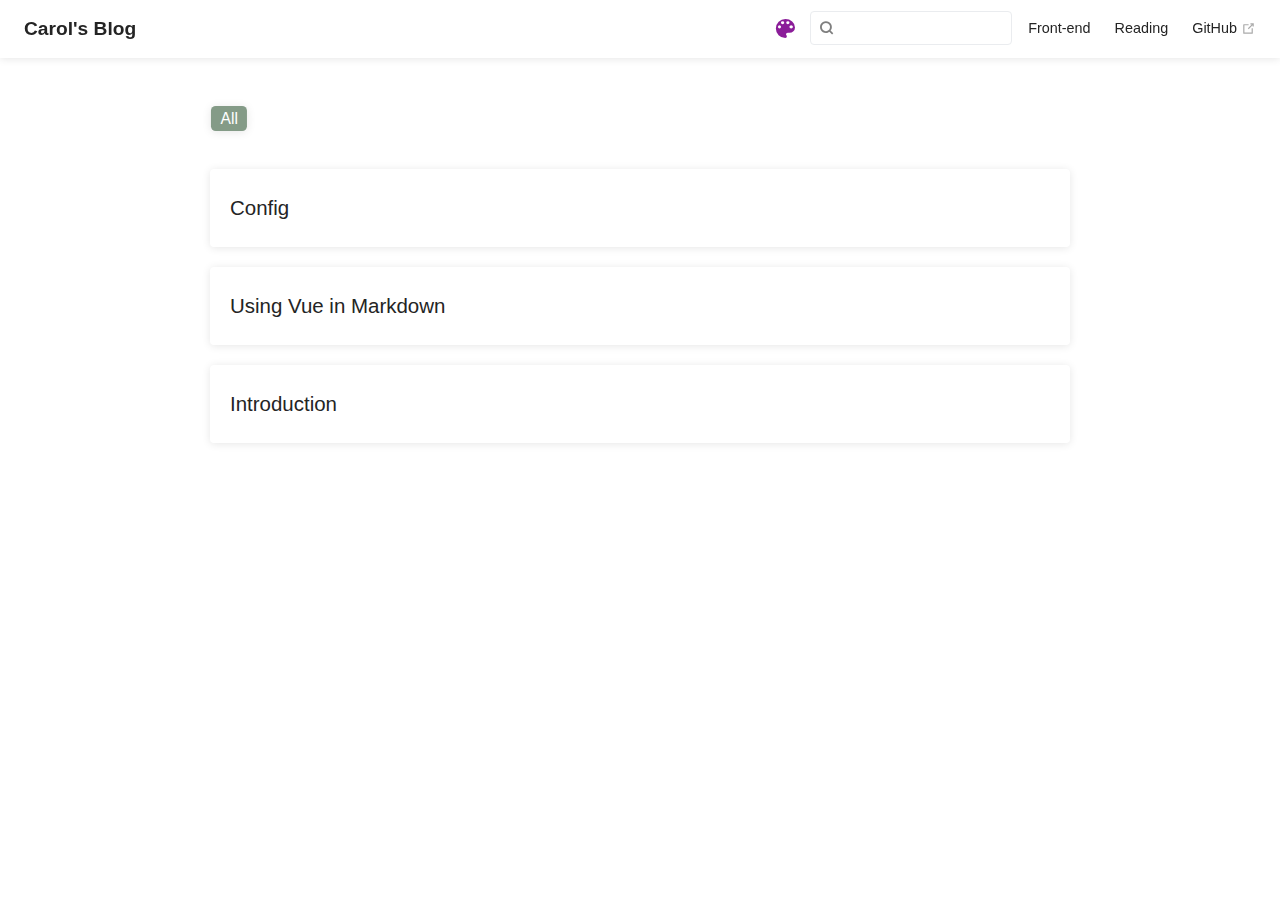
<file: tag/index.html>
<!DOCTYPE html>
<html lang="en-US">
  <head>
    <meta charset="utf-8">
    <meta name="viewport" content="width=device-width,initial-scale=1">
    <title>Tags | Carol&#39;s Blog</title>
    <meta name="generator" content="VuePress 1.9.7">
    
    <meta name="description" content="Carol LIU&#39;s Blog for Learning Front-end">
    <meta name="theme-color" content="#3eaf7c">
    <meta name="apple-mobile-web-app-capable" content="yes">
    <meta name="apple-mobile-web-app-status-bar-style" content="black">
    
    <link rel="preload" href="/assets/css/0.styles.e459547d.css" as="style"><link rel="preload" href="/assets/js/app.89c065db.js" as="script"><link rel="preload" href="/assets/js/5.e657ea09.js" as="script"><link rel="preload" href="/assets/js/1.043eb1c0.js" as="script"><link rel="prefetch" href="/assets/js/10.9cbf63ad.js"><link rel="prefetch" href="/assets/js/11.8458a2f9.js"><link rel="prefetch" href="/assets/js/12.5b89a7a3.js"><link rel="prefetch" href="/assets/js/13.d0218bb4.js"><link rel="prefetch" href="/assets/js/14.9e16931b.js"><link rel="prefetch" href="/assets/js/15.280da7a6.js"><link rel="prefetch" href="/assets/js/16.04c71e53.js"><link rel="prefetch" href="/assets/js/3.f015598d.js"><link rel="prefetch" href="/assets/js/4.48f73e3f.js"><link rel="prefetch" href="/assets/js/6.844778a8.js"><link rel="prefetch" href="/assets/js/7.6f646e22.js"><link rel="prefetch" href="/assets/js/8.000ef259.js"><link rel="prefetch" href="/assets/js/9.fd6f296d.js">
    <link rel="stylesheet" href="/assets/css/0.styles.e459547d.css">
  </head>
  <body>
    <div id="app" data-server-rendered="true"><div class="theme-container tags-wrapper no-sidebar" data-v-130b300a data-v-615c9794><div data-v-130b300a><div class="password-shadow password-wrapper-out" style="display:none;" data-v-25ba6db2 data-v-130b300a data-v-130b300a><h3 class="title" data-v-25ba6db2 data-v-25ba6db2>Carol's Blog</h3> <p class="description" data-v-25ba6db2 data-v-25ba6db2>Carol LIU's Blog for Learning Front-end</p> <label id="box" class="inputBox" data-v-25ba6db2 data-v-25ba6db2><input type="password" value="" data-v-25ba6db2> <span data-v-25ba6db2>Konck! Knock!</span> <button data-v-25ba6db2>OK</button></label> <div class="footer" data-v-25ba6db2 data-v-25ba6db2><span data-v-25ba6db2><i class="iconfont reco-theme" data-v-25ba6db2></i> <a target="blank" href="https://vuepress-theme-reco.recoluan.com" data-v-25ba6db2>vuePress-theme-reco</a></span> <span data-v-25ba6db2><i class="iconfont reco-copyright" data-v-25ba6db2></i> <a data-v-25ba6db2><!---->
            
          <!---->
          2022
        </a></span></div></div> <div class="hide" data-v-130b300a><header class="navbar" data-v-130b300a><div class="sidebar-button"><svg xmlns="http://www.w3.org/2000/svg" aria-hidden="true" role="img" viewBox="0 0 448 512" class="icon"><path fill="currentColor" d="M436 124H12c-6.627 0-12-5.373-12-12V80c0-6.627 5.373-12 12-12h424c6.627 0 12 5.373 12 12v32c0 6.627-5.373 12-12 12zm0 160H12c-6.627 0-12-5.373-12-12v-32c0-6.627 5.373-12 12-12h424c6.627 0 12 5.373 12 12v32c0 6.627-5.373 12-12 12zm0 160H12c-6.627 0-12-5.373-12-12v-32c0-6.627 5.373-12 12-12h424c6.627 0 12 5.373 12 12v32c0 6.627-5.373 12-12 12z"></path></svg></div> <a href="/" class="home-link router-link-active"><!----> <span class="site-name">Carol's Blog</span></a> <div class="links"><div class="color-picker"><a class="color-button"><i class="iconfont reco-color"></i></a> <div class="color-picker-menu" style="display:none;"><div class="mode-options"><h4 class="title">Choose mode</h4> <ul class="color-mode-options"><li class="dark">dark</li><li class="auto active">auto</li><li class="light">light</li></ul></div></div></div> <div class="search-box"><i class="iconfont reco-search"></i> <input aria-label="Search" autocomplete="off" spellcheck="false" value=""> <!----></div> <nav class="nav-links can-hide"><div class="nav-item"><a href="/tag/.html" class="nav-link"><i class="undefined"></i>
  Front-end
</a></div><div class="nav-item"><a href="/tag/.html" class="nav-link"><i class="undefined"></i>
  Reading
</a></div><div class="nav-item"><a href="https://github.com/SeforaLiu" target="_blank" rel="noopener noreferrer" class="nav-link external"><i class="undefined"></i>
  GitHub
  <span><svg xmlns="http://www.w3.org/2000/svg" aria-hidden="true" focusable="false" x="0px" y="0px" viewBox="0 0 100 100" width="15" height="15" class="icon outbound"><path fill="currentColor" d="M18.8,85.1h56l0,0c2.2,0,4-1.8,4-4v-32h-8v28h-48v-48h28v-8h-32l0,0c-2.2,0-4,1.8-4,4v56C14.8,83.3,16.6,85.1,18.8,85.1z"></path> <polygon fill="currentColor" points="45.7,48.7 51.3,54.3 77.2,28.5 77.2,37.2 85.2,37.2 85.2,14.9 62.8,14.9 62.8,22.9 71.5,22.9"></polygon></svg> <span class="sr-only">(opens new window)</span></span></a></div> <!----></nav></div></header> <div class="sidebar-mask" data-v-130b300a></div> <aside class="sidebar" data-v-130b300a><div class="personal-info-wrapper" data-v-39576ba9 data-v-130b300a><!----> <!----> <div class="num" data-v-39576ba9><div data-v-39576ba9><h3 data-v-39576ba9>3</h3> <h6 data-v-39576ba9>Articles</h6></div> <div data-v-39576ba9><h3 data-v-39576ba9>0</h3> <h6 data-v-39576ba9>Tags</h6></div></div> <ul class="social-links" data-v-39576ba9></ul> <hr data-v-39576ba9></div> <nav class="nav-links"><div class="nav-item"><a href="/tag/.html" class="nav-link"><i class="undefined"></i>
  Front-end
</a></div><div class="nav-item"><a href="/tag/.html" class="nav-link"><i class="undefined"></i>
  Reading
</a></div><div class="nav-item"><a href="https://github.com/SeforaLiu" target="_blank" rel="noopener noreferrer" class="nav-link external"><i class="undefined"></i>
  GitHub
  <span><svg xmlns="http://www.w3.org/2000/svg" aria-hidden="true" focusable="false" x="0px" y="0px" viewBox="0 0 100 100" width="15" height="15" class="icon outbound"><path fill="currentColor" d="M18.8,85.1h56l0,0c2.2,0,4-1.8,4-4v-32h-8v28h-48v-48h28v-8h-32l0,0c-2.2,0-4,1.8-4,4v56C14.8,83.3,16.6,85.1,18.8,85.1z"></path> <polygon fill="currentColor" points="45.7,48.7 51.3,54.3 77.2,28.5 77.2,37.2 85.2,37.2 85.2,14.9 62.8,14.9 62.8,22.9 71.5,22.9"></polygon></svg> <span class="sr-only">(opens new window)</span></span></a></div> <!----></nav> <!----> </aside> <div class="password-shadow password-wrapper-in" style="display:none;" data-v-25ba6db2 data-v-130b300a><h3 class="title" data-v-25ba6db2 data-v-25ba6db2>Tags</h3> <!----> <label id="box" class="inputBox" data-v-25ba6db2 data-v-25ba6db2><input type="password" value="" data-v-25ba6db2> <span data-v-25ba6db2>Konck! Knock!</span> <button data-v-25ba6db2>OK</button></label> <div class="footer" data-v-25ba6db2 data-v-25ba6db2><span data-v-25ba6db2><i class="iconfont reco-theme" data-v-25ba6db2></i> <a target="blank" href="https://vuepress-theme-reco.recoluan.com" data-v-25ba6db2>vuePress-theme-reco</a></span> <span data-v-25ba6db2><i class="iconfont reco-copyright" data-v-25ba6db2></i> <a data-v-25ba6db2><!---->
            
          <!---->
          2022
        </a></span></div></div> <div data-v-130b300a><div class="tags" style="display:none;" data-v-285c9a44 data-v-615c9794 data-v-615c9794><span class="active" style="background-color:#f26d6d;display:;" data-v-285c9a44>All</span></div> <div class="abstract-wrapper list" style="display:none;" data-v-6cc0658a data-v-615c9794 data-v-615c9794><div class="abstract-item" data-v-ff2c8be0 data-v-6cc0658a><!----> <div class="title" data-v-ff2c8be0><!----> <a href="/config/" data-v-ff2c8be0>Config</a></div> <div class="abstract" data-v-ff2c8be0></div> <div data-v-f875f3fc data-v-ff2c8be0><!----> <!----> <!----> <!----></div></div><div class="abstract-item" data-v-ff2c8be0 data-v-6cc0658a><!----> <div class="title" data-v-ff2c8be0><!----> <a href="/guide/using-vue.html" data-v-ff2c8be0>Using Vue in Markdown</a></div> <div class="abstract" data-v-ff2c8be0></div> <div data-v-f875f3fc data-v-ff2c8be0><!----> <!----> <!----> <!----></div></div><div class="abstract-item" data-v-ff2c8be0 data-v-6cc0658a><!----> <div class="title" data-v-ff2c8be0><!----> <a href="/guide/" data-v-ff2c8be0>Introduction</a></div> <div class="abstract" data-v-ff2c8be0></div> <div data-v-f875f3fc data-v-ff2c8be0><!----> <!----> <!----> <!----></div></div> <div class="pagation pagation" style="display:none;" data-v-094d08e4 data-v-6cc0658a><div class="pagation-list" data-v-094d08e4><span unselectable="on" class="jump" style="display:none;" data-v-094d08e4>Prev</span> <span class="jump" style="display:none;" data-v-094d08e4>1</span> <span class="ellipsis" style="display:none;" data-v-094d08e4>...</span> <span class="jump bgprimary" data-v-094d08e4>1</span> <span class="ellipsis" style="display:none;" data-v-094d08e4>...</span> <span class="jump" style="display:none;" data-v-094d08e4>1</span> <span class="jump" style="display:none;" data-v-094d08e4>Next</span> <span class="jumppoint" data-v-094d08e4>Jump To</span> <span class="jumpinp" data-v-094d08e4><input type="text" value="" data-v-094d08e4></span> <span class="jump gobtn" data-v-094d08e4>Go</span></div></div></div></div></div></div></div><div class="global-ui"><div class="back-to-ceiling" style="right:1rem;bottom:6rem;width:2.5rem;height:2.5rem;border-radius:.25rem;line-height:2.5rem;display:none;" data-v-c6073ba8 data-v-c6073ba8><svg t="1574745035067" viewBox="0 0 1024 1024" version="1.1" xmlns="http://www.w3.org/2000/svg" p-id="5404" class="icon" data-v-c6073ba8><path d="M526.60727968 10.90185116a27.675 27.675 0 0 0-29.21455937 0c-131.36607665 82.28402758-218.69155461 228.01873535-218.69155402 394.07834331a462.20625001 462.20625001 0 0 0 5.36959153 69.94390903c1.00431239 6.55289093-0.34802892 13.13561351-3.76865779 18.80351572-32.63518765 54.11355614-51.75690182 118.55860487-51.7569018 187.94566865a371.06718723 371.06718723 0 0 0 11.50484808 91.98906777c6.53300375 25.50556257 41.68394495 28.14064038 52.69160883 4.22606766 17.37162448-37.73630017 42.14135425-72.50938081 72.80769204-103.21549295 2.18761121 3.04276886 4.15646224 6.24463696 6.40373557 9.22774369a1871.4375 1871.4375 0 0 0 140.04691725 5.34970492 1866.36093723 1866.36093723 0 0 0 140.04691723-5.34970492c2.24727335-2.98310674 4.21612437-6.18497483 6.3937923-9.2178004 30.66633723 30.70611158 55.4360664 65.4791928 72.80769147 103.21549355 11.00766384 23.91457269 46.15860503 21.27949489 52.69160879-4.22606768a371.15156223 371.15156223 0 0 0 11.514792-91.99901164c0-69.36717486-19.13165746-133.82216804-51.75690182-187.92578088-3.42062944-5.66790279-4.76302748-12.26056868-3.76865837-18.80351632a462.20625001 462.20625001 0 0 0 5.36959269-69.943909c-0.00994388-166.08943902-87.32547796-311.81420293-218.6915546-394.09823051zM605.93803103 357.87693858a93.93749974 93.93749974 0 1 1-187.89594924 6.1e-7 93.93749974 93.93749974 0 0 1 187.89594924-6.1e-7z" p-id="5405" data-v-c6073ba8></path><path d="M429.50777625 765.63860547C429.50777625 803.39355007 466.44236686 1000.39046097 512.00932183 1000.39046097c45.56695499 0 82.4922232-197.00623328 82.5015456-234.7518555 0-37.75494459-36.9345906-68.35043303-82.4922232-68.34111062-45.57627738-0.00932239-82.52019037 30.59548842-82.51086798 68.34111062z" p-id="5406" data-v-c6073ba8></path></svg></div></div></div>
    <script src="/assets/js/app.89c065db.js" defer></script><script src="/assets/js/5.e657ea09.js" defer></script><script src="/assets/js/1.043eb1c0.js" defer></script>
  </body>
</html>
</file>
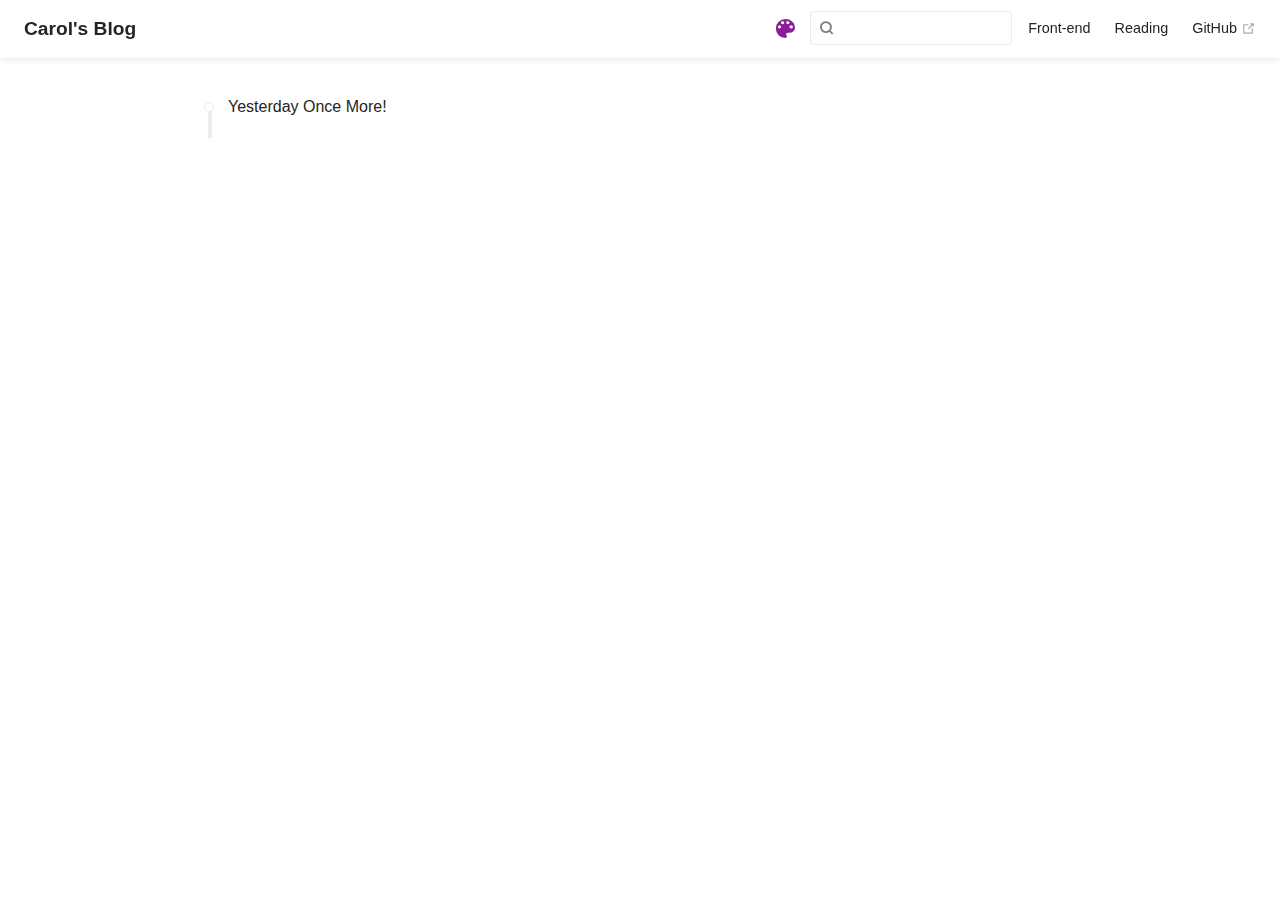
<file: timeline/index.html>
<!DOCTYPE html>
<html lang="en-US">
  <head>
    <meta charset="utf-8">
    <meta name="viewport" content="width=device-width,initial-scale=1">
    <title>Timeline | Carol&#39;s Blog</title>
    <meta name="generator" content="VuePress 1.9.7">
    
    <meta name="description" content="Carol LIU&#39;s Blog for Learning Front-end">
    <meta name="theme-color" content="#3eaf7c">
    <meta name="apple-mobile-web-app-capable" content="yes">
    <meta name="apple-mobile-web-app-status-bar-style" content="black">
    
    <link rel="preload" href="/assets/css/0.styles.e459547d.css" as="style"><link rel="preload" href="/assets/js/app.89c065db.js" as="script"><link rel="preload" href="/assets/js/8.000ef259.js" as="script"><link rel="preload" href="/assets/js/1.043eb1c0.js" as="script"><link rel="prefetch" href="/assets/js/10.9cbf63ad.js"><link rel="prefetch" href="/assets/js/11.8458a2f9.js"><link rel="prefetch" href="/assets/js/12.5b89a7a3.js"><link rel="prefetch" href="/assets/js/13.d0218bb4.js"><link rel="prefetch" href="/assets/js/14.9e16931b.js"><link rel="prefetch" href="/assets/js/15.280da7a6.js"><link rel="prefetch" href="/assets/js/16.04c71e53.js"><link rel="prefetch" href="/assets/js/3.f015598d.js"><link rel="prefetch" href="/assets/js/4.48f73e3f.js"><link rel="prefetch" href="/assets/js/5.e657ea09.js"><link rel="prefetch" href="/assets/js/6.844778a8.js"><link rel="prefetch" href="/assets/js/7.6f646e22.js"><link rel="prefetch" href="/assets/js/9.fd6f296d.js">
    <link rel="stylesheet" href="/assets/css/0.styles.e459547d.css">
  </head>
  <body>
    <div id="app" data-server-rendered="true"><div class="theme-container timeline-wrapper no-sidebar" data-v-130b300a data-v-42b59284><div data-v-130b300a><div class="password-shadow password-wrapper-out" style="display:none;" data-v-25ba6db2 data-v-130b300a data-v-130b300a><h3 class="title" data-v-25ba6db2 data-v-25ba6db2>Carol's Blog</h3> <p class="description" data-v-25ba6db2 data-v-25ba6db2>Carol LIU's Blog for Learning Front-end</p> <label id="box" class="inputBox" data-v-25ba6db2 data-v-25ba6db2><input type="password" value="" data-v-25ba6db2> <span data-v-25ba6db2>Konck! Knock!</span> <button data-v-25ba6db2>OK</button></label> <div class="footer" data-v-25ba6db2 data-v-25ba6db2><span data-v-25ba6db2><i class="iconfont reco-theme" data-v-25ba6db2></i> <a target="blank" href="https://vuepress-theme-reco.recoluan.com" data-v-25ba6db2>vuePress-theme-reco</a></span> <span data-v-25ba6db2><i class="iconfont reco-copyright" data-v-25ba6db2></i> <a data-v-25ba6db2><!---->
            
          <!---->
          2022
        </a></span></div></div> <div class="hide" data-v-130b300a><header class="navbar" data-v-130b300a><div class="sidebar-button"><svg xmlns="http://www.w3.org/2000/svg" aria-hidden="true" role="img" viewBox="0 0 448 512" class="icon"><path fill="currentColor" d="M436 124H12c-6.627 0-12-5.373-12-12V80c0-6.627 5.373-12 12-12h424c6.627 0 12 5.373 12 12v32c0 6.627-5.373 12-12 12zm0 160H12c-6.627 0-12-5.373-12-12v-32c0-6.627 5.373-12 12-12h424c6.627 0 12 5.373 12 12v32c0 6.627-5.373 12-12 12zm0 160H12c-6.627 0-12-5.373-12-12v-32c0-6.627 5.373-12 12-12h424c6.627 0 12 5.373 12 12v32c0 6.627-5.373 12-12 12z"></path></svg></div> <a href="/" class="home-link router-link-active"><!----> <span class="site-name">Carol's Blog</span></a> <div class="links"><div class="color-picker"><a class="color-button"><i class="iconfont reco-color"></i></a> <div class="color-picker-menu" style="display:none;"><div class="mode-options"><h4 class="title">Choose mode</h4> <ul class="color-mode-options"><li class="dark">dark</li><li class="auto active">auto</li><li class="light">light</li></ul></div></div></div> <div class="search-box"><i class="iconfont reco-search"></i> <input aria-label="Search" autocomplete="off" spellcheck="false" value=""> <!----></div> <nav class="nav-links can-hide"><div class="nav-item"><a href="/timeline/.html" class="nav-link"><i class="undefined"></i>
  Front-end
</a></div><div class="nav-item"><a href="/timeline/.html" class="nav-link"><i class="undefined"></i>
  Reading
</a></div><div class="nav-item"><a href="https://github.com/SeforaLiu" target="_blank" rel="noopener noreferrer" class="nav-link external"><i class="undefined"></i>
  GitHub
  <span><svg xmlns="http://www.w3.org/2000/svg" aria-hidden="true" focusable="false" x="0px" y="0px" viewBox="0 0 100 100" width="15" height="15" class="icon outbound"><path fill="currentColor" d="M18.8,85.1h56l0,0c2.2,0,4-1.8,4-4v-32h-8v28h-48v-48h28v-8h-32l0,0c-2.2,0-4,1.8-4,4v56C14.8,83.3,16.6,85.1,18.8,85.1z"></path> <polygon fill="currentColor" points="45.7,48.7 51.3,54.3 77.2,28.5 77.2,37.2 85.2,37.2 85.2,14.9 62.8,14.9 62.8,22.9 71.5,22.9"></polygon></svg> <span class="sr-only">(opens new window)</span></span></a></div> <!----></nav></div></header> <div class="sidebar-mask" data-v-130b300a></div> <aside class="sidebar" data-v-130b300a><div class="personal-info-wrapper" data-v-39576ba9 data-v-130b300a><!----> <!----> <div class="num" data-v-39576ba9><div data-v-39576ba9><h3 data-v-39576ba9>3</h3> <h6 data-v-39576ba9>Articles</h6></div> <div data-v-39576ba9><h3 data-v-39576ba9>0</h3> <h6 data-v-39576ba9>Tags</h6></div></div> <ul class="social-links" data-v-39576ba9></ul> <hr data-v-39576ba9></div> <nav class="nav-links"><div class="nav-item"><a href="/timeline/.html" class="nav-link"><i class="undefined"></i>
  Front-end
</a></div><div class="nav-item"><a href="/timeline/.html" class="nav-link"><i class="undefined"></i>
  Reading
</a></div><div class="nav-item"><a href="https://github.com/SeforaLiu" target="_blank" rel="noopener noreferrer" class="nav-link external"><i class="undefined"></i>
  GitHub
  <span><svg xmlns="http://www.w3.org/2000/svg" aria-hidden="true" focusable="false" x="0px" y="0px" viewBox="0 0 100 100" width="15" height="15" class="icon outbound"><path fill="currentColor" d="M18.8,85.1h56l0,0c2.2,0,4-1.8,4-4v-32h-8v28h-48v-48h28v-8h-32l0,0c-2.2,0-4,1.8-4,4v56C14.8,83.3,16.6,85.1,18.8,85.1z"></path> <polygon fill="currentColor" points="45.7,48.7 51.3,54.3 77.2,28.5 77.2,37.2 85.2,37.2 85.2,14.9 62.8,14.9 62.8,22.9 71.5,22.9"></polygon></svg> <span class="sr-only">(opens new window)</span></span></a></div> <!----></nav> <!----> </aside> <div class="password-shadow password-wrapper-in" style="display:none;" data-v-25ba6db2 data-v-130b300a><h3 class="title" data-v-25ba6db2 data-v-25ba6db2>Timeline</h3> <!----> <label id="box" class="inputBox" data-v-25ba6db2 data-v-25ba6db2><input type="password" value="" data-v-25ba6db2> <span data-v-25ba6db2>Konck! Knock!</span> <button data-v-25ba6db2>OK</button></label> <div class="footer" data-v-25ba6db2 data-v-25ba6db2><span data-v-25ba6db2><i class="iconfont reco-theme" data-v-25ba6db2></i> <a target="blank" href="https://vuepress-theme-reco.recoluan.com" data-v-25ba6db2>vuePress-theme-reco</a></span> <span data-v-25ba6db2><i class="iconfont reco-copyright" data-v-25ba6db2></i> <a data-v-25ba6db2><!---->
            
          <!---->
          2022
        </a></span></div></div> <div data-v-130b300a><ul class="timeline-content" data-v-130b300a data-v-42b59284><li class="desc" style="display:none;" data-v-42b59284 data-v-42b59284>Yesterday Once More!</li> </ul></div></div></div></div><div class="global-ui"><div class="back-to-ceiling" style="right:1rem;bottom:6rem;width:2.5rem;height:2.5rem;border-radius:.25rem;line-height:2.5rem;display:none;" data-v-c6073ba8 data-v-c6073ba8><svg t="1574745035067" viewBox="0 0 1024 1024" version="1.1" xmlns="http://www.w3.org/2000/svg" p-id="5404" class="icon" data-v-c6073ba8><path d="M526.60727968 10.90185116a27.675 27.675 0 0 0-29.21455937 0c-131.36607665 82.28402758-218.69155461 228.01873535-218.69155402 394.07834331a462.20625001 462.20625001 0 0 0 5.36959153 69.94390903c1.00431239 6.55289093-0.34802892 13.13561351-3.76865779 18.80351572-32.63518765 54.11355614-51.75690182 118.55860487-51.7569018 187.94566865a371.06718723 371.06718723 0 0 0 11.50484808 91.98906777c6.53300375 25.50556257 41.68394495 28.14064038 52.69160883 4.22606766 17.37162448-37.73630017 42.14135425-72.50938081 72.80769204-103.21549295 2.18761121 3.04276886 4.15646224 6.24463696 6.40373557 9.22774369a1871.4375 1871.4375 0 0 0 140.04691725 5.34970492 1866.36093723 1866.36093723 0 0 0 140.04691723-5.34970492c2.24727335-2.98310674 4.21612437-6.18497483 6.3937923-9.2178004 30.66633723 30.70611158 55.4360664 65.4791928 72.80769147 103.21549355 11.00766384 23.91457269 46.15860503 21.27949489 52.69160879-4.22606768a371.15156223 371.15156223 0 0 0 11.514792-91.99901164c0-69.36717486-19.13165746-133.82216804-51.75690182-187.92578088-3.42062944-5.66790279-4.76302748-12.26056868-3.76865837-18.80351632a462.20625001 462.20625001 0 0 0 5.36959269-69.943909c-0.00994388-166.08943902-87.32547796-311.81420293-218.6915546-394.09823051zM605.93803103 357.87693858a93.93749974 93.93749974 0 1 1-187.89594924 6.1e-7 93.93749974 93.93749974 0 0 1 187.89594924-6.1e-7z" p-id="5405" data-v-c6073ba8></path><path d="M429.50777625 765.63860547C429.50777625 803.39355007 466.44236686 1000.39046097 512.00932183 1000.39046097c45.56695499 0 82.4922232-197.00623328 82.5015456-234.7518555 0-37.75494459-36.9345906-68.35043303-82.4922232-68.34111062-45.57627738-0.00932239-82.52019037 30.59548842-82.51086798 68.34111062z" p-id="5406" data-v-c6073ba8></path></svg></div></div></div>
    <script src="/assets/js/app.89c065db.js" defer></script><script src="/assets/js/8.000ef259.js" defer></script><script src="/assets/js/1.043eb1c0.js" defer></script>
  </body>
</html>
</file>
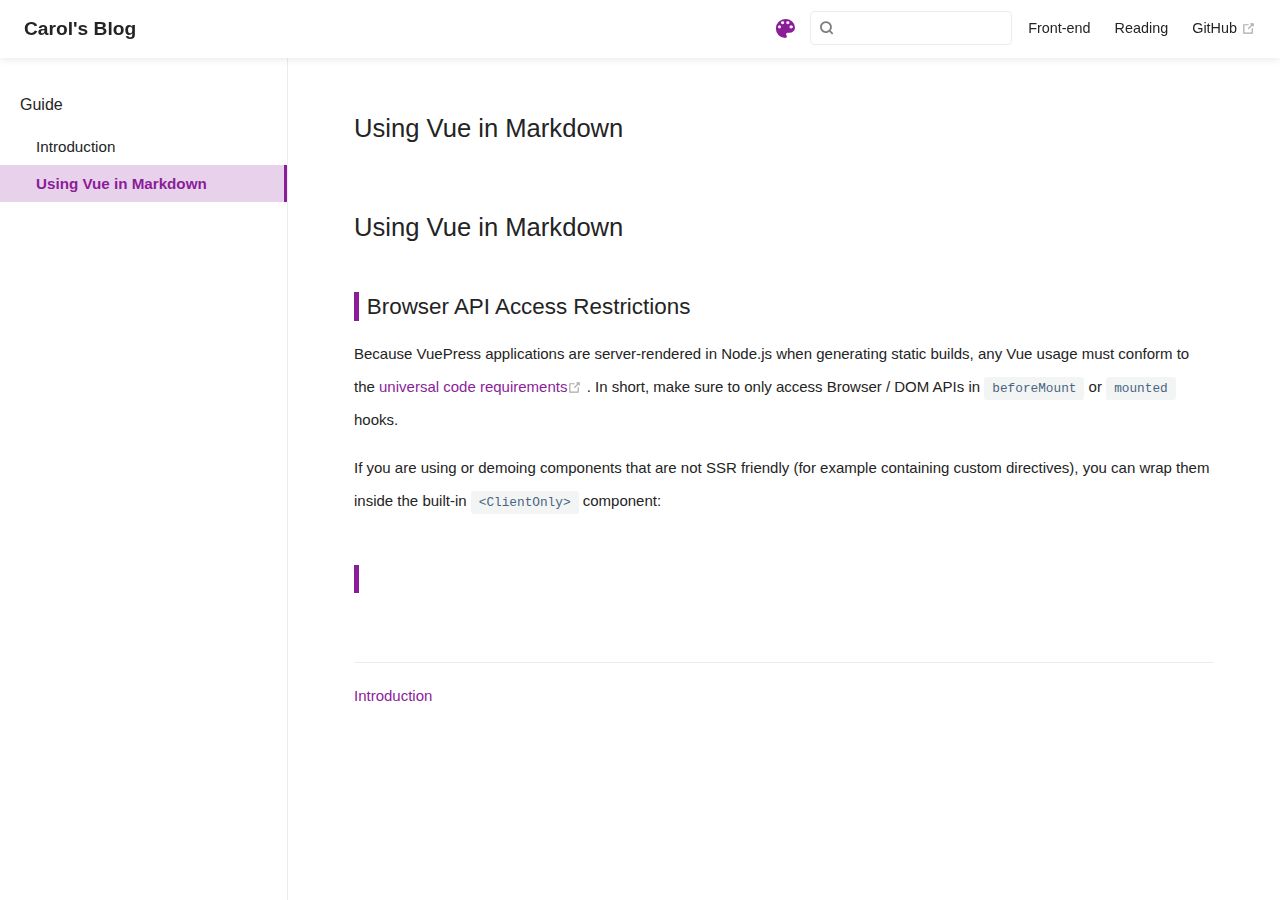
<file: guide/using-vue.html>
<!DOCTYPE html>
<html lang="en-US">
  <head>
    <meta charset="utf-8">
    <meta name="viewport" content="width=device-width,initial-scale=1">
    <title>Using Vue in Markdown | Carol&#39;s Blog</title>
    <meta name="generator" content="VuePress 1.9.7">
    
    <meta name="description" content="Carol LIU&#39;s Blog for Learning Front-end">
    <meta name="theme-color" content="#3eaf7c">
    <meta name="apple-mobile-web-app-capable" content="yes">
    <meta name="apple-mobile-web-app-status-bar-style" content="black">
    
    <link rel="preload" href="/assets/css/0.styles.e459547d.css" as="style"><link rel="preload" href="/assets/js/app.89c065db.js" as="script"><link rel="preload" href="/assets/js/3.f015598d.js" as="script"><link rel="preload" href="/assets/js/1.043eb1c0.js" as="script"><link rel="preload" href="/assets/js/15.280da7a6.js" as="script"><link rel="prefetch" href="/assets/js/10.9cbf63ad.js"><link rel="prefetch" href="/assets/js/11.8458a2f9.js"><link rel="prefetch" href="/assets/js/12.5b89a7a3.js"><link rel="prefetch" href="/assets/js/13.d0218bb4.js"><link rel="prefetch" href="/assets/js/14.9e16931b.js"><link rel="prefetch" href="/assets/js/16.04c71e53.js"><link rel="prefetch" href="/assets/js/4.48f73e3f.js"><link rel="prefetch" href="/assets/js/5.e657ea09.js"><link rel="prefetch" href="/assets/js/6.844778a8.js"><link rel="prefetch" href="/assets/js/7.6f646e22.js"><link rel="prefetch" href="/assets/js/8.000ef259.js"><link rel="prefetch" href="/assets/js/9.fd6f296d.js">
    <link rel="stylesheet" href="/assets/css/0.styles.e459547d.css">
  </head>
  <body>
    <div id="app" data-server-rendered="true"><div class="theme-container" data-v-130b300a><div data-v-130b300a><div class="password-shadow password-wrapper-out" style="display:none;" data-v-25ba6db2 data-v-130b300a data-v-130b300a><h3 class="title" data-v-25ba6db2 data-v-25ba6db2>Carol's Blog</h3> <p class="description" data-v-25ba6db2 data-v-25ba6db2>Carol LIU's Blog for Learning Front-end</p> <label id="box" class="inputBox" data-v-25ba6db2 data-v-25ba6db2><input type="password" value="" data-v-25ba6db2> <span data-v-25ba6db2>Konck! Knock!</span> <button data-v-25ba6db2>OK</button></label> <div class="footer" data-v-25ba6db2 data-v-25ba6db2><span data-v-25ba6db2><i class="iconfont reco-theme" data-v-25ba6db2></i> <a target="blank" href="https://vuepress-theme-reco.recoluan.com" data-v-25ba6db2>vuePress-theme-reco</a></span> <span data-v-25ba6db2><i class="iconfont reco-copyright" data-v-25ba6db2></i> <a data-v-25ba6db2><!---->
            
          <!---->
          2022
        </a></span></div></div> <div class="hide" data-v-130b300a><header class="navbar" data-v-130b300a><div class="sidebar-button"><svg xmlns="http://www.w3.org/2000/svg" aria-hidden="true" role="img" viewBox="0 0 448 512" class="icon"><path fill="currentColor" d="M436 124H12c-6.627 0-12-5.373-12-12V80c0-6.627 5.373-12 12-12h424c6.627 0 12 5.373 12 12v32c0 6.627-5.373 12-12 12zm0 160H12c-6.627 0-12-5.373-12-12v-32c0-6.627 5.373-12 12-12h424c6.627 0 12 5.373 12 12v32c0 6.627-5.373 12-12 12zm0 160H12c-6.627 0-12-5.373-12-12v-32c0-6.627 5.373-12 12-12h424c6.627 0 12 5.373 12 12v32c0 6.627-5.373 12-12 12z"></path></svg></div> <a href="/" class="home-link router-link-active"><!----> <span class="site-name">Carol's Blog</span></a> <div class="links"><div class="color-picker"><a class="color-button"><i class="iconfont reco-color"></i></a> <div class="color-picker-menu" style="display:none;"><div class="mode-options"><h4 class="title">Choose mode</h4> <ul class="color-mode-options"><li class="dark">dark</li><li class="auto active">auto</li><li class="light">light</li></ul></div></div></div> <div class="search-box"><i class="iconfont reco-search"></i> <input aria-label="Search" autocomplete="off" spellcheck="false" value=""> <!----></div> <nav class="nav-links can-hide"><div class="nav-item"><a href="/guide/.html" class="nav-link"><i class="undefined"></i>
  Front-end
</a></div><div class="nav-item"><a href="/guide/.html" class="nav-link"><i class="undefined"></i>
  Reading
</a></div><div class="nav-item"><a href="https://github.com/SeforaLiu" target="_blank" rel="noopener noreferrer" class="nav-link external"><i class="undefined"></i>
  GitHub
  <span><svg xmlns="http://www.w3.org/2000/svg" aria-hidden="true" focusable="false" x="0px" y="0px" viewBox="0 0 100 100" width="15" height="15" class="icon outbound"><path fill="currentColor" d="M18.8,85.1h56l0,0c2.2,0,4-1.8,4-4v-32h-8v28h-48v-48h28v-8h-32l0,0c-2.2,0-4,1.8-4,4v56C14.8,83.3,16.6,85.1,18.8,85.1z"></path> <polygon fill="currentColor" points="45.7,48.7 51.3,54.3 77.2,28.5 77.2,37.2 85.2,37.2 85.2,14.9 62.8,14.9 62.8,22.9 71.5,22.9"></polygon></svg> <span class="sr-only">(opens new window)</span></span></a></div> <!----></nav></div></header> <div class="sidebar-mask" data-v-130b300a></div> <aside class="sidebar" data-v-130b300a><div class="personal-info-wrapper" data-v-39576ba9 data-v-130b300a><!----> <!----> <div class="num" data-v-39576ba9><div data-v-39576ba9><h3 data-v-39576ba9>3</h3> <h6 data-v-39576ba9>Articles</h6></div> <div data-v-39576ba9><h3 data-v-39576ba9>0</h3> <h6 data-v-39576ba9>Tags</h6></div></div> <ul class="social-links" data-v-39576ba9></ul> <hr data-v-39576ba9></div> <nav class="nav-links"><div class="nav-item"><a href="/guide/.html" class="nav-link"><i class="undefined"></i>
  Front-end
</a></div><div class="nav-item"><a href="/guide/.html" class="nav-link"><i class="undefined"></i>
  Reading
</a></div><div class="nav-item"><a href="https://github.com/SeforaLiu" target="_blank" rel="noopener noreferrer" class="nav-link external"><i class="undefined"></i>
  GitHub
  <span><svg xmlns="http://www.w3.org/2000/svg" aria-hidden="true" focusable="false" x="0px" y="0px" viewBox="0 0 100 100" width="15" height="15" class="icon outbound"><path fill="currentColor" d="M18.8,85.1h56l0,0c2.2,0,4-1.8,4-4v-32h-8v28h-48v-48h28v-8h-32l0,0c-2.2,0-4,1.8-4,4v56C14.8,83.3,16.6,85.1,18.8,85.1z"></path> <polygon fill="currentColor" points="45.7,48.7 51.3,54.3 77.2,28.5 77.2,37.2 85.2,37.2 85.2,14.9 62.8,14.9 62.8,22.9 71.5,22.9"></polygon></svg> <span class="sr-only">(opens new window)</span></span></a></div> <!----></nav> <ul class="sidebar-links"><li><section class="sidebar-group depth-0"><p class="sidebar-heading open"><span>Guide</span> <!----></p> <ul class="sidebar-links sidebar-group-items"><li><a href="/guide/" aria-current="page" class="sidebar-link">Introduction</a></li><li><a href="/guide/using-vue.html" aria-current="page" class="active sidebar-link">Using Vue in Markdown</a></li></ul></section></li></ul> </aside> <div class="password-shadow password-wrapper-in" style="display:none;" data-v-25ba6db2 data-v-130b300a><h3 class="title" data-v-25ba6db2 data-v-25ba6db2></h3> <!----> <label id="box" class="inputBox" data-v-25ba6db2 data-v-25ba6db2><input type="password" value="" data-v-25ba6db2> <span data-v-25ba6db2>Konck! Knock!</span> <button data-v-25ba6db2>OK</button></label> <div class="footer" data-v-25ba6db2 data-v-25ba6db2><span data-v-25ba6db2><i class="iconfont reco-theme" data-v-25ba6db2></i> <a target="blank" href="https://vuepress-theme-reco.recoluan.com" data-v-25ba6db2>vuePress-theme-reco</a></span> <span data-v-25ba6db2><i class="iconfont reco-copyright" data-v-25ba6db2></i> <a data-v-25ba6db2><!---->
            
          <!---->
          2022
        </a></span></div></div> <div data-v-130b300a><main class="page" style="padding-right:0;"><section><div class="page-title"><h1 class="title">Using Vue in Markdown</h1> <div data-v-f875f3fc><!----> <!----> <!----> <!----></div></div> <div class="theme-reco-content content__default"><h1 id="using-vue-in-markdown"><a href="#using-vue-in-markdown" class="header-anchor">#</a> Using Vue in Markdown</h1> <h2 id="browser-api-access-restrictions"><a href="#browser-api-access-restrictions" class="header-anchor">#</a> Browser API Access Restrictions</h2> <p>Because VuePress applications are server-rendered in Node.js when generating static builds, any Vue usage must conform to the <a href="https://ssr.vuejs.org/en/universal.html" target="_blank" rel="noopener noreferrer">universal code requirements<span><svg xmlns="http://www.w3.org/2000/svg" aria-hidden="true" focusable="false" x="0px" y="0px" viewBox="0 0 100 100" width="15" height="15" class="icon outbound"><path fill="currentColor" d="M18.8,85.1h56l0,0c2.2,0,4-1.8,4-4v-32h-8v28h-48v-48h28v-8h-32l0,0c-2.2,0-4,1.8-4,4v56C14.8,83.3,16.6,85.1,18.8,85.1z"></path> <polygon fill="currentColor" points="45.7,48.7 51.3,54.3 77.2,28.5 77.2,37.2 85.2,37.2 85.2,14.9 62.8,14.9 62.8,22.9 71.5,22.9"></polygon></svg> <span class="sr-only">(opens new window)</span></span></a>. In short, make sure to only access Browser / DOM APIs in <code>beforeMount</code> or <code>mounted</code> hooks.</p> <p>If you are using or demoing components that are not SSR friendly (for example containing custom directives), you can wrap them inside the built-in <code>&lt;ClientOnly&gt;</code> component:</p> <h2 id=""><a href="#" class="header-anchor">#</a></h2></div></section> <footer class="page-edit"><!----> <!----></footer> <div class="page-nav"><p class="inner"><span class="prev"><a href="/guide/" class="prev router-link-active">
            Introduction
          </a></span> <!----></p></div> <div class="comments-wrapper"><!----></div> <ul class="side-bar sub-sidebar-wrapper" style="width:0;" data-v-cb1513f6></ul></main> <!----></div></div></div></div><div class="global-ui"><div class="back-to-ceiling" style="right:1rem;bottom:6rem;width:2.5rem;height:2.5rem;border-radius:.25rem;line-height:2.5rem;display:none;" data-v-c6073ba8 data-v-c6073ba8><svg t="1574745035067" viewBox="0 0 1024 1024" version="1.1" xmlns="http://www.w3.org/2000/svg" p-id="5404" class="icon" data-v-c6073ba8><path d="M526.60727968 10.90185116a27.675 27.675 0 0 0-29.21455937 0c-131.36607665 82.28402758-218.69155461 228.01873535-218.69155402 394.07834331a462.20625001 462.20625001 0 0 0 5.36959153 69.94390903c1.00431239 6.55289093-0.34802892 13.13561351-3.76865779 18.80351572-32.63518765 54.11355614-51.75690182 118.55860487-51.7569018 187.94566865a371.06718723 371.06718723 0 0 0 11.50484808 91.98906777c6.53300375 25.50556257 41.68394495 28.14064038 52.69160883 4.22606766 17.37162448-37.73630017 42.14135425-72.50938081 72.80769204-103.21549295 2.18761121 3.04276886 4.15646224 6.24463696 6.40373557 9.22774369a1871.4375 1871.4375 0 0 0 140.04691725 5.34970492 1866.36093723 1866.36093723 0 0 0 140.04691723-5.34970492c2.24727335-2.98310674 4.21612437-6.18497483 6.3937923-9.2178004 30.66633723 30.70611158 55.4360664 65.4791928 72.80769147 103.21549355 11.00766384 23.91457269 46.15860503 21.27949489 52.69160879-4.22606768a371.15156223 371.15156223 0 0 0 11.514792-91.99901164c0-69.36717486-19.13165746-133.82216804-51.75690182-187.92578088-3.42062944-5.66790279-4.76302748-12.26056868-3.76865837-18.80351632a462.20625001 462.20625001 0 0 0 5.36959269-69.943909c-0.00994388-166.08943902-87.32547796-311.81420293-218.6915546-394.09823051zM605.93803103 357.87693858a93.93749974 93.93749974 0 1 1-187.89594924 6.1e-7 93.93749974 93.93749974 0 0 1 187.89594924-6.1e-7z" p-id="5405" data-v-c6073ba8></path><path d="M429.50777625 765.63860547C429.50777625 803.39355007 466.44236686 1000.39046097 512.00932183 1000.39046097c45.56695499 0 82.4922232-197.00623328 82.5015456-234.7518555 0-37.75494459-36.9345906-68.35043303-82.4922232-68.34111062-45.57627738-0.00932239-82.52019037 30.59548842-82.51086798 68.34111062z" p-id="5406" data-v-c6073ba8></path></svg></div></div></div>
    <script src="/assets/js/app.89c065db.js" defer></script><script src="/assets/js/3.f015598d.js" defer></script><script src="/assets/js/1.043eb1c0.js" defer></script><script src="/assets/js/15.280da7a6.js" defer></script>
  </body>
</html>
</file>
<file: assets/css/0.styles.e459547d.css>
html{scroll-behavior:smooth}.medium-zoom-overlay{z-index:100}.medium-zoom-overlay~img{z-index:101}.home .hero img{max-width:450px!important}.back-to-ceiling[data-v-c6073ba8]{background-color:#fff;background-color:var(--background-color);box-shadow:0 1px 6px 0 rgba(0,0,0,.2);box-shadow:var(--box-shadow);position:fixed;display:inline-block;text-align:center;cursor:pointer}.back-to-ceiling[data-v-c6073ba8]::hover{background:#d5dbe7}.back-to-ceiling .icon[data-v-c6073ba8]{position:absolute;top:0;bottom:0;left:0;right:0;margin:auto;width:26px;height:26px;fill:#8b1d99}.fade-enter-active[data-v-c6073ba8],.fade-leave-active[data-v-c6073ba8]{transition:all .5s}.fade-enter[data-v-c6073ba8],.fade-leave-to[data-v-c6073ba8]{opacity:0;transform:translateY(120px)}.pagation[data-v-094d08e4]{font-weight:700;text-align:center;color:#888;color:var(--text-color);margin:20px auto 0;background:#f2f2f2;background:var(--background-color)}.pagation .pagation-list[data-v-094d08e4]{font-size:0;line-height:50px;-webkit-touch-callout:none;-webkit-user-select:none;-moz-user-select:none;-ms-user-select:none;user-select:none}.pagation .pagation-list span[data-v-094d08e4]{font-size:14px}.pagation .pagation-list span.jump[data-v-094d08e4],.pagation .pagation-list span.jumpinp input[data-v-094d08e4]{box-shadow:var(--box-shadow);border:1px solid var(--border-color)!important;border:1px solid #ccc}.pagation .pagation-list span.jump[data-v-094d08e4]{padding:5px 8px;border-radius:4px;cursor:pointer;margin-left:5px}.pagation .pagation-list span.jumpinp input[data-v-094d08e4]{width:55px;height:26px;background-color:var(--background-color);font-size:13px;border-radius:4px;text-align:center;outline:none}.pagation .pagation-list span.bgprimary[data-v-094d08e4]{cursor:default;color:#fff;background:#8b1d99;border-color:#8b1d99}.pagation .pagation-list span.ellipsis[data-v-094d08e4]{padding:0 8px}.pagation .pagation-list span.jumppoint[data-v-094d08e4]{margin:0 10px 0 30px}.valine-wrapper #valine.v .vbtn{color:#2c3e50;color:var(--text-color);border:1px solid #eaecef;border-color:var(--border-color)}.valine-wrapper #valine.v .vbtn:hover{color:#8b1d99;border-color:#8b1d99}.valine-wrapper #valine.v .vwrap{background:rgba(27,31,35,.05);background:var(--code-color);border:1px solid #eaecef;border-color:var(--border-color)}.valine-wrapper #valine.v .vwrap .vheader .vinput{border-bottom:1px dashed var(--border-color)}.valine-wrapper #valine.v .vwrap .vheader .vinput:focus{border-bottom-color:#8b1d99}.valine-wrapper #valine.v .vwrap .vheader .vinput:-internal-autofill-selected{background-color:var(--code-color)!important}.valine-wrapper #valine.v .vinfo{padding-left:.6rem}.valine-wrapper #valine.v .vcard .vquote{margin-left:0;border-left:none}.valine-wrapper #valine.v .vcard .vimg{width:2.8rem;height:2.8rem;border-radius:.25rem;border:none}.valine-wrapper #valine.v .vcard .vhead .vnick{color:#8b1d99}.valine-wrapper #valine.v .vcard .vhead .vnick:before{background:#8b1d99}.valine-wrapper #valine.v .vh{border-bottom:none}.valine-wrapper #valine.v .vh .vhead .vsys{color:#8b1d99;color:var(--text-color);background:rgba(27,31,35,.05);background:var(--code-color)}.valine-wrapper #valine.v .vh .vmeta{margin-bottom:1rem}.valine-wrapper #valine.v .vh .vmeta .vat{margin-right:.3rem;background:rgba(27,31,35,.05);background:var(--code-color);border-radius:.25rem;padding:0 .4rem;color:var(--text-color);border:1px solid #eaecef;border-color:var(--border-color)}.valine-wrapper #valine.v .vh .vmeta .vat:hover{color:#8b1d99;border-color:#8b1d99}.valine-wrapper #valine.v .vh .vcontent{background:rgba(27,31,35,.05);background:var(--code-color);border-radius:.25rem;margin:0 .3rem;padding:.1rem .6rem .05rem}.valine-wrapper #valine.v .vh .vcontent p .at{color:#8b1d99}.valine-wrapper #valine.v .vh .vcontent.expand:before{z-index:1;background:linear-gradient(180deg,hsla(0,0%,100%,0),#fff);background:linear-gradient(180deg,hsla(0,0%,100%,0),var(--background-color))}.valine-wrapper #valine.v .vh .vcontent.expand:after{color:#8b1d99;color:var(--text-color);background:#fff;background:var(--background-color)}.valine-wrapper #valine.v .info{padding-right:.6rem}.valine-wrapper #valine.v .vbtn,.valine-wrapper #valine.v code,.valine-wrapper #valine.v pre{background:var(--background-color);color:var(--text-color)}.valine-wrapper #valine.v a{color:#8b1d99}.valine-wrapper #valine.v a:before{background:#8b1d99}

/*!
 * vssue - A vue-powered issue-based comment plugin
 *
 * @version v1.4.8
 * @link https://vssue.js.org
 * @license MIT
 * @copyright 2018-2021 meteorlxy
 */.vssue .vssue-button{color:#3eaf7c;border:2px solid #3eaf7c}.vssue .vssue-button:not(:disabled).vssue-button-primary{color:#3eaf7c;border-color:#3eaf7c}.vssue .vssue-icon{fill:#3eaf7c}.vssue .vssue-notice .vssue-alert{color:#3eaf7c;border:2px solid #c3ead8;background-color:#f5fbf8}.vssue .vssue-notice .vssue-progress{background-color:#3eaf7c}.vssue .vssue-status{color:#3eaf7c}@media screen and (max-width:576px){.vssue .vssue-new-comment .vssue-new-comment-body{margin-left:60px}}@media screen and (min-width:577px){.vssue .vssue-new-comment .vssue-new-comment-body{margin-left:70px}}@media screen and (max-width:576px){.vssue .vssue-new-comment .vssue-new-comment-footer{text-align:center}.vssue .vssue-new-comment .vssue-new-comment-footer .vssue-new-comment-operations{margin-top:10px}}@media screen and (min-width:577px){.vssue .vssue-new-comment .vssue-new-comment-footer{margin-left:70px;text-align:right}.vssue .vssue-new-comment .vssue-new-comment-footer .vssue-current-user{float:left}}.vssue .vssue-new-comment .vssue-new-comment-input{background-color:#f5fbf8}.vssue .vssue-comments .vssue-comment.vssue-comment-edit-mode .vssue-comment-main,.vssue .vssue-new-comment .vssue-new-comment-input:focus{border-color:#9adbbe;box-shadow:0 0 1px 1px #9adbbe}@media screen and (max-width:576px){.vssue .vssue-comments .vssue-comment .vssue-comment-body{margin-left:60px}}@media screen and (min-width:577px){.vssue .vssue-comments .vssue-comment .vssue-comment-body{margin-left:70px}}.vssue .vssue-comments .vssue-comment .vssue-comment-footer .vssue-comment-operations,.vssue .vssue-comments .vssue-comment .vssue-comment-footer .vssue-comment-reactions .vssue-comment-reaction{color:#3eaf7c}@media screen and (max-width:576px){.vssue .vssue-pagination{flex-direction:column;justify-content:center;text-align:center}}@media screen and (max-width:576px){.vssue .vssue-pagination .vssue-pagination-page{margin-top:10px}}@media screen and (min-width:577px){.vssue .vssue-pagination .vssue-pagination-page{text-align:right}}.vssue .vssue-pagination .vssue-pagination-select{border:1px solid #9adbbe}.vssue .vssue-pagination .vssue-pagination-select:focus{box-shadow:0 0 .2px .2px #9adbbe}.vssue .vssue-pagination .vssue-pagination-link:not(.disabled),.vssue :not(.vssue-comment-content) a{color:#3eaf7c}.markdown-body .tab-size[data-tab-size="1"]{-o-tab-size:1}.markdown-body .tab-size[data-tab-size="2"]{-o-tab-size:2}.markdown-body .tab-size[data-tab-size="3"]{-o-tab-size:3}.markdown-body .tab-size[data-tab-size="4"]{-o-tab-size:4}.markdown-body .tab-size[data-tab-size="5"]{-o-tab-size:5}.markdown-body .tab-size[data-tab-size="6"]{-o-tab-size:6}.markdown-body .tab-size[data-tab-size="7"]{-o-tab-size:7}.markdown-body .tab-size[data-tab-size="8"]{-o-tab-size:8}.markdown-body .tab-size[data-tab-size="9"]{-o-tab-size:9}.markdown-body .tab-size[data-tab-size="10"]{-o-tab-size:10}.markdown-body .tab-size[data-tab-size="11"]{-o-tab-size:11}.markdown-body .tab-size[data-tab-size="12"]{-o-tab-size:12}@font-face{font-family:octicons-link;src:url([data-uri]) format("woff")}.markdown-body .octicon{display:inline-block;fill:currentColor;vertical-align:text-bottom}.markdown-body .anchor{float:left;line-height:1;margin-left:-20px;padding-right:4px}.markdown-body .anchor:focus{outline:none}.markdown-body h1 .octicon-link,.markdown-body h2 .octicon-link,.markdown-body h3 .octicon-link,.markdown-body h4 .octicon-link,.markdown-body h5 .octicon-link,.markdown-body h6 .octicon-link{color:#1b1f23;vertical-align:middle;visibility:hidden}.markdown-body h1:hover .anchor,.markdown-body h2:hover .anchor,.markdown-body h3:hover .anchor,.markdown-body h4:hover .anchor,.markdown-body h5:hover .anchor,.markdown-body h6:hover .anchor{text-decoration:none}.markdown-body h1:hover .anchor .octicon-link,.markdown-body h2:hover .anchor .octicon-link,.markdown-body h3:hover .anchor .octicon-link,.markdown-body h4:hover .anchor .octicon-link,.markdown-body h5:hover .anchor .octicon-link,.markdown-body h6:hover .anchor .octicon-link{visibility:visible}.markdown-body{-ms-text-size-adjust:100%;-webkit-text-size-adjust:100%;color:#24292e;font-family:-apple-system,BlinkMacSystemFont,Segoe UI,Helvetica,Arial,sans-serif,Apple Color Emoji,Segoe UI Emoji,Segoe UI Symbol;font-size:16px;line-height:1.5;word-wrap:break-word}.markdown-body .pl-c{color:#6a737d}.markdown-body .pl-c1,.markdown-body .pl-s .pl-v{color:#005cc5}.markdown-body .pl-e,.markdown-body .pl-en{color:#6f42c1}.markdown-body .pl-s .pl-s1,.markdown-body .pl-smi{color:#24292e}.markdown-body .pl-ent{color:#22863a}.markdown-body .pl-k{color:#d73a49}.markdown-body .pl-pds,.markdown-body .pl-s,.markdown-body .pl-s .pl-pse .pl-s1,.markdown-body .pl-sr,.markdown-body .pl-sr .pl-cce,.markdown-body .pl-sr .pl-sra,.markdown-body .pl-sr .pl-sre{color:#032f62}.markdown-body .pl-smw,.markdown-body .pl-v{color:#e36209}.markdown-body .pl-bu{color:#b31d28}.markdown-body .pl-ii{background-color:#b31d28;color:#fafbfc}.markdown-body .pl-c2{background-color:#d73a49;color:#fafbfc}.markdown-body .pl-c2:before{content:"^M"}.markdown-body .pl-sr .pl-cce{color:#22863a;font-weight:700}.markdown-body .pl-ml{color:#735c0f}.markdown-body .pl-mh,.markdown-body .pl-mh .pl-en,.markdown-body .pl-ms{color:#005cc5;font-weight:700}.markdown-body .pl-mi{color:#24292e;font-style:italic}.markdown-body .pl-mb{color:#24292e;font-weight:700}.markdown-body .pl-md{background-color:#ffeef0;color:#b31d28}.markdown-body .pl-mi1{background-color:#f0fff4;color:#22863a}.markdown-body .pl-mc{background-color:#ffebda;color:#e36209}.markdown-body .pl-mi2{background-color:#005cc5;color:#f6f8fa}.markdown-body .pl-mdr{color:#6f42c1;font-weight:700}.markdown-body .pl-ba{color:#586069}.markdown-body .pl-sg{color:#959da5}.markdown-body .pl-corl{color:#032f62;text-decoration:underline}.markdown-body details{display:block}.markdown-body summary{display:list-item}.markdown-body a{background-color:transparent}.markdown-body a:active,.markdown-body a:hover{outline-width:0}.markdown-body strong{font-weight:inherit;font-weight:bolder}.markdown-body h1{margin:.67em 0}.markdown-body img{border-style:none}.markdown-body code,.markdown-body kbd,.markdown-body pre{font-family:monospace,monospace;font-size:1em}.markdown-body hr{box-sizing:content-box;overflow:visible}.markdown-body input{font:inherit;margin:0;overflow:visible}.markdown-body [type=checkbox]{box-sizing:border-box;padding:0}.markdown-body *{box-sizing:border-box}.markdown-body input{font-family:inherit;font-size:inherit;line-height:inherit}.markdown-body a{color:#0366d6;text-decoration:none}.markdown-body a:hover{text-decoration:underline}.markdown-body strong{font-weight:600}.markdown-body hr{background:transparent;border-bottom:1px solid #dfe2e5;height:0;margin:15px 0;overflow:hidden}.markdown-body hr:after,.markdown-body hr:before{content:"";display:table}.markdown-body hr:after{clear:both}.markdown-body table{border-collapse:collapse;border-spacing:0}.markdown-body td,.markdown-body th{padding:0}.markdown-body details summary{cursor:pointer}.markdown-body h1,.markdown-body h2,.markdown-body h3,.markdown-body h4,.markdown-body h5,.markdown-body h6{margin-bottom:0;margin-top:0}.markdown-body h1{font-size:32px}.markdown-body h1,.markdown-body h2{font-weight:600}.markdown-body h2{font-size:24px}.markdown-body h3{font-size:20px}.markdown-body h3,.markdown-body h4{font-weight:600}.markdown-body h4{font-size:16px}.markdown-body h5{font-size:14px}.markdown-body h5,.markdown-body h6{font-weight:600}.markdown-body h6{font-size:12px}.markdown-body p{margin-bottom:10px;margin-top:0}.markdown-body blockquote{margin:0}.markdown-body ol,.markdown-body ul{margin-bottom:0;margin-top:0;padding-left:0}.markdown-body ol ol,.markdown-body ul ol{list-style-type:lower-roman}.markdown-body ol ol ol,.markdown-body ol ul ol,.markdown-body ul ol ol,.markdown-body ul ul ol{list-style-type:lower-alpha}.markdown-body dd{margin-left:0}.markdown-body code,.markdown-body pre{font-family:SFMono-Regular,Consolas,Liberation Mono,Menlo,Courier,monospace;font-size:12px}.markdown-body pre{margin-bottom:0;margin-top:0}.markdown-body input::-webkit-inner-spin-button,.markdown-body input::-webkit-outer-spin-button{-webkit-appearance:none;appearance:none;margin:0}.markdown-body .border{border:1px solid #e1e4e8!important}.markdown-body .border-0{border:0!important}.markdown-body .border-bottom{border-bottom:1px solid #e1e4e8!important}.markdown-body .rounded-1{border-radius:3px!important}.markdown-body .bg-white{background-color:#fff!important}.markdown-body .bg-gray-light{background-color:#fafbfc!important}.markdown-body .text-gray-light{color:#6a737d!important}.markdown-body .mb-0{margin-bottom:0!important}.markdown-body .my-2{margin-bottom:8px!important;margin-top:8px!important}.markdown-body .py-0{padding-bottom:0!important;padding-top:0!important}.markdown-body .py-2{padding-bottom:8px!important;padding-top:8px!important}.markdown-body .pl-3,.markdown-body .px-3{padding-left:16px!important}.markdown-body .px-3{padding-right:16px!important}.markdown-body .f6{font-size:12px!important}.markdown-body .lh-condensed{line-height:1.25!important}.markdown-body .text-bold{font-weight:600!important}.markdown-body:after,.markdown-body:before{content:"";display:table}.markdown-body:after{clear:both}.markdown-body>:first-child{margin-top:0!important}.markdown-body>:last-child{margin-bottom:0!important}.markdown-body a:not([href]){color:inherit;text-decoration:none}.markdown-body blockquote,.markdown-body dl,.markdown-body ol,.markdown-body p,.markdown-body pre,.markdown-body table,.markdown-body ul{margin-bottom:16px;margin-top:0}.markdown-body hr{background-color:#e1e4e8;border:0;height:.25em;margin:24px 0;padding:0}.markdown-body blockquote{border-left:.25em solid #dfe2e5;color:#6a737d;padding:0 1em}.markdown-body blockquote>:first-child{margin-top:0}.markdown-body blockquote>:last-child{margin-bottom:0}.markdown-body kbd{border:1px solid #c6cbd1;border-bottom-color:#959da5;box-shadow:inset 0 -1px 0 #959da5;font-size:11px}.markdown-body h1,.markdown-body h2,.markdown-body h3,.markdown-body h4,.markdown-body h5,.markdown-body h6{font-weight:600;line-height:1.25;margin-bottom:16px;margin-top:24px}.markdown-body h1{font-size:2em}.markdown-body h1,.markdown-body h2{border-bottom:1px solid #eaecef;padding-bottom:.3em}.markdown-body h2{font-size:1.5em}.markdown-body h3{font-size:1.25em}.markdown-body h4{font-size:1em}.markdown-body h5{font-size:.875em}.markdown-body h6{color:#6a737d;font-size:.85em}.markdown-body ol,.markdown-body ul{padding-left:2em}.markdown-body ol ol,.markdown-body ol ul,.markdown-body ul ol,.markdown-body ul ul{margin-bottom:0;margin-top:0}.markdown-body li{word-wrap:break-all}.markdown-body li>p{margin-top:16px}.markdown-body li+li{margin-top:.25em}.markdown-body dl{padding:0}.markdown-body dl dt{font-size:1em;font-style:italic;font-weight:600;margin-top:16px;padding:0}.markdown-body dl dd{margin-bottom:16px;padding:0 16px}.markdown-body table{display:block;overflow:auto;width:100%}.markdown-body table th{font-weight:600}.markdown-body table td,.markdown-body table th{border:1px solid #dfe2e5;padding:6px 13px}.markdown-body table tr{background-color:#fff;border-top:1px solid #c6cbd1}.markdown-body table tr:nth-child(2n){background-color:#f6f8fa}.markdown-body img{background-color:#fff;box-sizing:content-box;max-width:100%}.markdown-body img[align=right]{padding-left:20px}.markdown-body img[align=left]{padding-right:20px}.markdown-body code{background-color:rgba(27,31,35,.05);border-radius:3px;font-size:85%;margin:0;padding:.2em .4em}.markdown-body pre{word-wrap:normal}.markdown-body pre>code{background:transparent;border:0;font-size:100%;margin:0;padding:0;white-space:pre;word-break:normal}.markdown-body .highlight{margin-bottom:16px}.markdown-body .highlight pre{margin-bottom:0;word-break:normal}.markdown-body .highlight pre,.markdown-body pre{background-color:#f6f8fa;border-radius:3px;font-size:85%;line-height:1.45;overflow:auto;padding:16px}.markdown-body pre code{background-color:transparent;border:0;display:inline;line-height:inherit;margin:0;max-width:auto;overflow:visible;padding:0;word-wrap:normal}.markdown-body .commit-tease-sha{color:#444d56;display:inline-block;font-family:SFMono-Regular,Consolas,Liberation Mono,Menlo,Courier,monospace;font-size:90%}.markdown-body .blob-wrapper{border-bottom-left-radius:3px;border-bottom-right-radius:3px;overflow-x:auto;overflow-y:hidden}.markdown-body .blob-wrapper-embedded{max-height:240px;overflow-y:auto}.markdown-body .blob-num{-moz-user-select:none;-ms-user-select:none;-webkit-user-select:none;color:rgba(27,31,35,.3);cursor:pointer;font-family:SFMono-Regular,Consolas,Liberation Mono,Menlo,Courier,monospace;font-size:12px;line-height:20px;min-width:50px;padding-left:10px;padding-right:10px;text-align:right;user-select:none;vertical-align:top;white-space:nowrap;width:1%}.markdown-body .blob-num:hover{color:rgba(27,31,35,.6)}.markdown-body .blob-num:before{content:attr(data-line-number)}.markdown-body .blob-code{line-height:20px;padding-left:10px;padding-right:10px;position:relative;vertical-align:top}.markdown-body .blob-code-inner{color:#24292e;font-family:SFMono-Regular,Consolas,Liberation Mono,Menlo,Courier,monospace;font-size:12px;overflow:visible;white-space:pre;word-wrap:normal}.markdown-body .pl-token.active,.markdown-body .pl-token:hover{background:#ffea7f;cursor:pointer}.markdown-body kbd{background-color:#fafbfc;border:1px solid #d1d5da;border-bottom-color:#c6cbd1;border-radius:3px;box-shadow:inset 0 -1px 0 #c6cbd1;color:#444d56;display:inline-block;font:11px SFMono-Regular,Consolas,Liberation Mono,Menlo,Courier,monospace;line-height:10px;padding:3px 5px;vertical-align:middle}.markdown-body :checked+.radio-label{border-color:#0366d6;position:relative;z-index:1}.markdown-body .tab-size[data-tab-size="1"]{-moz-tab-size:1;tab-size:1}.markdown-body .tab-size[data-tab-size="2"]{-moz-tab-size:2;tab-size:2}.markdown-body .tab-size[data-tab-size="3"]{-moz-tab-size:3;tab-size:3}.markdown-body .tab-size[data-tab-size="4"]{-moz-tab-size:4;tab-size:4}.markdown-body .tab-size[data-tab-size="5"]{-moz-tab-size:5;tab-size:5}.markdown-body .tab-size[data-tab-size="6"]{-moz-tab-size:6;tab-size:6}.markdown-body .tab-size[data-tab-size="7"]{-moz-tab-size:7;tab-size:7}.markdown-body .tab-size[data-tab-size="8"]{-moz-tab-size:8;tab-size:8}.markdown-body .tab-size[data-tab-size="9"]{-moz-tab-size:9;tab-size:9}.markdown-body .tab-size[data-tab-size="10"]{-moz-tab-size:10;tab-size:10}.markdown-body .tab-size[data-tab-size="11"]{-moz-tab-size:11;tab-size:11}.markdown-body .tab-size[data-tab-size="12"]{-moz-tab-size:12;tab-size:12}.markdown-body .task-list-item{list-style-type:none}.markdown-body .task-list-item+.task-list-item{margin-top:3px}.markdown-body .task-list-item input{margin:0 .2em .25em -1.6em;vertical-align:middle}.markdown-body hr{border-bottom-color:#eee}.markdown-body .pl-0{padding-left:0!important}.markdown-body .pl-1{padding-left:4px!important}.markdown-body .pl-2{padding-left:8px!important}.markdown-body .pl-3{padding-left:16px!important}.markdown-body .pl-4{padding-left:24px!important}.markdown-body .pl-5{padding-left:32px!important}.markdown-body .pl-6{padding-left:40px!important}.markdown-body .pl-7{padding-left:48px!important}.markdown-body .pl-8{padding-left:64px!important}.markdown-body .pl-9{padding-left:80px!important}.markdown-body .pl-10{padding-left:96px!important}.markdown-body .pl-11{padding-left:112px!important}.markdown-body .pl-12{padding-left:128px!important}.clearfix:after,.vssue .vssue-new-comment .vssue-new-comment-footer:after{display:block;clear:both;content:""}.vssue{width:100%;color:#2c3e50;font-size:16px;font-family:-apple-system,BlinkMacSystemFont,Segoe UI,Helvetica,Arial,sans-serif,Apple Color Emoji,Segoe UI Emoji,Segoe UI Symbol;padding:10px}.vssue .vssue-button{outline:none;cursor:pointer;padding:10px 20px;font-size:1.05;font-weight:700;color:#8b1d99;background-color:transparent;border:2px solid #8b1d99;border-radius:10px}.vssue .vssue-button:disabled{cursor:not-allowed;color:#eaecef;border-color:#eaecef}.vssue .vssue-button:disabled .vssue-icon{fill:#eaecef}.vssue .vssue-button:not(:disabled).vssue-button-default{color:#a3aab1;border-color:#a3aab1}.vssue .vssue-button:not(:disabled).vssue-button-primary{color:#8b1d99;border-color:#8b1d99}.vssue .vssue-icon{width:1em;height:1em;vertical-align:-.15em;fill:#8b1d99;overflow:hidden}.vssue .vssue-icon-loading{-webkit-animation:vssue-keyframe-rotation 1s linear infinite;animation:vssue-keyframe-rotation 1s linear infinite}@-webkit-keyframes vssue-keyframe-rotation{0%{transform:rotate(0deg)}to{transform:rotate(1turn)}}@keyframes vssue-keyframe-rotation{0%{transform:rotate(0deg)}to{transform:rotate(1turn)}}.vssue .fade-appear-active,.vssue .fade-enter-active{transition:all .3s ease}.vssue .fade-leave-active{transition:all .3s cubic-bezier(1,.5,.8,1)}.vssue .fade-appear,.vssue .fade-enter,.vssue .fade-leave-to{opacity:0}.vssue .vssue-notice{position:relative;z-index:100;transform:translateY(-11px)}.vssue .vssue-notice .vssue-alert{position:absolute;z-index:101;cursor:pointer;top:0;padding:10px 20px;width:100%;color:#8b1d99;border:2px solid #e8acef;border-radius:5px;background-color:#fbf1fc}.vssue .vssue-notice .vssue-progress{position:absolute;top:0;left:0;height:2px;background-color:#8b1d99}.vssue .vssue-status{text-align:center;padding-top:20px;padding-bottom:10px;color:#8b1d99}.vssue .vssue-status .vssue-icon{font-size:1.4em}.vssue .vssue-status .vssue-status-info{margin-top:10px;margin-bottom:10px}.vssue .vssue-header{padding-bottom:10px;border-bottom:1px solid #eaecef;margin-bottom:10px;overflow:hidden}.vssue .vssue-header .vssue-header-powered-by{float:right}.vssue .vssue-new-comment{border-bottom:1px solid #eaecef;margin-top:10px;margin-bottom:10px}.vssue .vssue-new-comment .vssue-comment-avatar{float:left;width:50px;height:50px}.vssue .vssue-new-comment .vssue-comment-avatar img{width:50px;height:50px}.vssue .vssue-new-comment .vssue-comment-avatar .vssue-icon{cursor:pointer;padding:5px;font-size:50px;fill:#757f8a}.vssue .vssue-new-comment .vssue-new-comment-body{position:relative}@media screen and (max-width:719px){.vssue .vssue-new-comment .vssue-new-comment-body{margin-left:60px}}@media screen and (min-width:720px){.vssue .vssue-new-comment .vssue-new-comment-body{margin-left:70px}}.vssue .vssue-new-comment .vssue-new-comment-body .vssue-new-comment-loading{position:absolute;top:50%;left:50%;transform:translate(-50%,-50%)}.vssue .vssue-new-comment .vssue-new-comment-footer{margin-top:10px;margin-bottom:10px}.vssue .vssue-new-comment .vssue-new-comment-footer .vssue-current-user{color:#a3aab1}.vssue .vssue-new-comment .vssue-new-comment-footer .vssue-current-user .vssue-logout{cursor:pointer;text-decoration:underline;color:#a3aab1;font-weight:400}@media screen and (max-width:719px){.vssue .vssue-new-comment .vssue-new-comment-footer{text-align:center}.vssue .vssue-new-comment .vssue-new-comment-footer .vssue-new-comment-operations{margin-top:10px}}@media screen and (min-width:720px){.vssue .vssue-new-comment .vssue-new-comment-footer{margin-left:70px;text-align:right}.vssue .vssue-new-comment .vssue-new-comment-footer .vssue-current-user{float:left}}.vssue .vssue-new-comment .vssue-new-comment-input{resize:none;outline:none;width:100%;padding:15px;font-size:16px;font-family:-apple-system,BlinkMacSystemFont,Segoe UI,Helvetica,Arial,sans-serif,Apple Color Emoji,Segoe UI Emoji,Segoe UI Symbol;background-color:#fbf1fc;border:1px solid #eaecef;border-radius:5px}.vssue .vssue-new-comment .vssue-new-comment-input:disabled{cursor:not-allowed;background-color:#f0f2f4}.vssue .vssue-new-comment .vssue-new-comment-input:focus{background-color:#fff;border-color:#d875e5;box-shadow:0 0 1px 1px #d875e5}.vssue .vssue-new-comment .vssue-new-comment-input::-moz-placeholder{color:#a3aab1}.vssue .vssue-new-comment .vssue-new-comment-input:-ms-input-placeholder{color:#a3aab1}.vssue .vssue-new-comment .vssue-new-comment-input::placeholder{color:#a3aab1}.vssue .vssue-comments .vssue-comment{margin:15px 0}.vssue .vssue-comments .vssue-comment.vssue-comment-edit-mode .vssue-comment-main{border-color:#d875e5;box-shadow:0 0 1px 1px #d875e5}.vssue .vssue-comments .vssue-comment.vssue-comment-disabled{pointer-events:none}.vssue .vssue-comments .vssue-comment.vssue-comment-disabled .vssue-comment-body{background-color:#f9f9fa}.vssue .vssue-comments .vssue-comment .vssue-comment-avatar{float:left;width:50px;height:50px}.vssue .vssue-comments .vssue-comment .vssue-comment-avatar img{width:50px;height:50px}@media screen and (max-width:719px){.vssue .vssue-comments .vssue-comment .vssue-comment-body{margin-left:60px}}@media screen and (min-width:720px){.vssue .vssue-comments .vssue-comment .vssue-comment-body{margin-left:70px}}.vssue .vssue-comments .vssue-comment .vssue-comment-header{padding:10px 15px;overflow:hidden;border-top-left-radius:5px;border-top-right-radius:5px;border:1px solid #eaecef;border-bottom:none}.vssue .vssue-comments .vssue-comment .vssue-comment-header .vssue-comment-created-at{float:right;cursor:default;color:#a3aab1}.vssue .vssue-comments .vssue-comment .vssue-comment-main{padding:15px;border:1px solid #eaecef}.vssue .vssue-comments .vssue-comment .vssue-comment-main .vssue-edit-comment-input{resize:none;outline:none;border:none;width:100%;background:transparent}.vssue .vssue-comments .vssue-comment .vssue-comment-footer{padding:10px 15px;overflow:hidden;border-bottom-left-radius:5px;border-bottom-right-radius:5px;border:1px solid #eaecef;border-top:none}.vssue .vssue-comments .vssue-comment .vssue-comment-footer .vssue-comment-hint{cursor:default;color:#a3aab1}.vssue .vssue-comments .vssue-comment .vssue-comment-footer .vssue-comment-reactions .vssue-comment-reaction{cursor:pointer;display:inline-block;margin-right:8px;color:#8b1d99}.vssue .vssue-comments .vssue-comment .vssue-comment-footer .vssue-comment-operations{float:right;color:#8b1d99}.vssue .vssue-comments .vssue-comment .vssue-comment-footer .vssue-comment-operations .vssue-comment-operation{cursor:pointer;margin-left:8px}.vssue .vssue-comments .vssue-comment .vssue-comment-footer .vssue-comment-operations .vssue-comment-operation.vssue-comment-operation-muted{color:#a3aab1}.vssue .vssue-comments .vssue-comment .vssue-comment-footer .vssue-comment-operations .vssue-comment-operation.vssue-comment-operation-muted .vssue-icon{fill:#a3aab1}.vssue .vssue-pagination{cursor:default;display:flex;padding:5px;color:#a3aab1}@media screen and (max-width:719px){.vssue .vssue-pagination{flex-direction:column;justify-content:center;text-align:center}}.vssue .vssue-pagination .vssue-pagination-loading,.vssue .vssue-pagination .vssue-pagination-page,.vssue .vssue-pagination .vssue-pagination-per-page{flex:1}@media screen and (max-width:719px){.vssue .vssue-pagination .vssue-pagination-page{margin-top:10px}}@media screen and (min-width:720px){.vssue .vssue-pagination .vssue-pagination-page{text-align:right}}.vssue .vssue-pagination .vssue-pagination-select{outline:none;-webkit-appearance:none;-moz-appearance:none;appearance:none;border:1px solid #d875e5;padding-left:.2rem;padding-right:1rem;background-color:transparent;background-image:url("data:image/svg+xml;charset=utf8,%3Csvg class='icon' viewBox='0 0 1024 1024' xmlns='http://www.w3.org/2000/svg'%3E%3Cdefs%3E%3Cstyle/%3E%3C/defs%3E%3Cpath d='M676.395 432.896a21.333 21.333 0 0 0-30.166 0L511.061 568.021 377.728 434.645a21.333 21.333 0 0 0-30.165 30.166l148.394 148.48a21.419 21.419 0 0 0 30.208 0l150.23-150.187a21.333 21.333 0 0 0 0-30.208'/%3E%3C/svg%3E");background-repeat:no-repeat;background-position:100%}.vssue .vssue-pagination .vssue-pagination-select:disabled{cursor:not-allowed}.vssue .vssue-pagination .vssue-pagination-select:focus{background-color:#fff;box-shadow:0 0 .2px .2px #d875e5}.vssue .vssue-pagination .vssue-pagination-link{display:inline-block;min-width:1em;text-align:center}.vssue .vssue-pagination .vssue-pagination-link.disabled{pointer-events:none}.vssue .vssue-pagination .vssue-pagination-link:not(.disabled){color:#8b1d99;font-weight:500;cursor:pointer}.vssue,.vssue *{box-sizing:border-box}.vssue :not(.vssue-comment-content) a{cursor:pointer;font-weight:500;color:#8b1d99;text-decoration:none}.vssue :not(.vssue-comment-content) hr{display:block;height:1px;border:0;border-top:1px solid #eaecef;margin:1.2rem 0;padding:0}.vssue-wrapper.vssue{color:#2c3e50;color:var(--text-color)}.vssue-wrapper.vssue .vssue-new-comment{border-bottom:1px solid #eaecef;border-bottom:1px solid var(--border-color)}.vssue-wrapper.vssue .vssue-new-comment .vssue-new-comment-input:disabled{background-color:#fff;background-color:var(--background-color);border:1px solid #eaecef;border:1px solid var(--border-color)}.vssue-wrapper.vssue .vssue-new-comment .vssue-new-comment-footer .vssue-current-user{color:#2c3e50;color:var(--text-color)}.vssue-wrapper.vssue .vssue-header{border-bottom:1px solid #eaecef;border-bottom:1px solid var(--border-color)}.vssue-wrapper.vssue .vssue-comments .vssue-pagination .vssue-pagination-per-page .vssue-pagination-select{color:var(--text-color)}.vssue-wrapper.vssue .vssue-comments .vssue-comment .vssue-comment-body .vssue-comment-footer,.vssue-wrapper.vssue .vssue-comments .vssue-comment .vssue-comment-body .vssue-comment-header,.vssue-wrapper.vssue .vssue-comments .vssue-comment .vssue-comment-body .vssue-comment-main{border:none}.vssue-wrapper.vssue .vssue-comments .vssue-comment .vssue-comment-body .vssue-comment-footer,.vssue-wrapper.vssue .vssue-comments .vssue-comment .vssue-comment-body .vssue-comment-main{background:var(--code-color)}.vssue-wrapper.vssue .vssue-comments .vssue-comment .vssue-comment-body .vssue-comment-footer{border-top:2px solid var(--background-color)}.vssue-wrapper.vssue .vssue-comments .vssue-comment .vssue-comment-avatar img{width:2.8rem;height:2.8rem;border-radius:.25rem}.vssue-wrapper.vssue .markdown-body{color:var(--text-color)}#nprogress{pointer-events:none}#nprogress .bar{background:#8b1d99;position:fixed;z-index:1031;top:0;left:0;width:100%;height:2px}#nprogress .peg{display:block;position:absolute;right:0;width:100px;height:100%;box-shadow:0 0 10px #8b1d99,0 0 5px #8b1d99;opacity:1;transform:rotate(3deg) translateY(-4px)}#nprogress .spinner{display:block;position:fixed;z-index:1031;top:15px;right:15px}#nprogress .spinner-icon{width:18px;height:18px;box-sizing:border-box;border-color:#8b1d99 transparent transparent #8b1d99;border-style:solid;border-width:2px;border-radius:50%;-webkit-animation:nprogress-spinner .4s linear infinite;animation:nprogress-spinner .4s linear infinite}.nprogress-custom-parent{overflow:hidden;position:relative}.nprogress-custom-parent #nprogress .bar,.nprogress-custom-parent #nprogress .spinner{position:absolute}@-webkit-keyframes nprogress-spinner{0%{transform:rotate(0deg)}to{transform:rotate(1turn)}}@keyframes nprogress-spinner{0%{transform:rotate(0deg)}to{transform:rotate(1turn)}}.icon.outbound{color:#aaa;display:inline-block;vertical-align:middle;position:relative;top:-1px}.sr-only{position:absolute;width:1px;height:1px;padding:0;margin:-1px;overflow:hidden;clip:rect(0,0,0,0);white-space:nowrap;border-width:0}.home{padding:3.6rem 2rem 0;max-width:960px;margin:0 auto}.home .hero{text-align:center}.home .hero h1{display:block;font-size:2.5rem;color:var(--text-color)}.home .hero .action,.home .hero .description,.home .hero h1{margin:1.8rem auto}.home .hero .description{font-size:1.6rem;line-height:1.3;color:var(--text-color)}.home .hero .action-button{display:inline-block;font-size:1.2rem;color:#fff;background-color:#8b1d99;padding:.2rem 1.2rem;border-radius:.25rem;transition:background-color .1s ease;box-sizing:border-box}.home .hero .action-button:hover{background-color:#a422b5}.home .features{border-top:1px solid var(--border-color);padding:1.2rem 0;margin-top:2.5rem;display:flex;flex-wrap:wrap;align-items:flex-start;align-content:stretch;justify-content:space-between}.home .feature{flex-grow:1;flex-basis:30%;max-width:30%;transition:all .5s;color:var(--text-color)}.home .feature h2{font-size:1.6rem;font-weight:500;border-bottom:none;padding-bottom:0}.home .feature:hover{transform:scale(1.05)}@media (max-width:719px){.home .features{flex-direction:column}.home .feature{max-width:100%;padding:0 2.5rem}}@media (max-width:419px){.home{padding-left:1.5rem;padding-right:1.5rem}.home .hero img{max-height:210px;margin:2rem auto 1.2rem}.home .hero h1{font-size:2rem}.home .hero .action,.home .hero .description,.home .hero h1{margin:1.2rem auto}.home .hero .description{font-size:1.2rem}.home .hero .action-button{font-size:1rem;padding:.6rem 1.2rem}.home .feature h2{font-size:1.25rem}}.badge[data-v-08862138]{display:inline-block;font-size:14px;height:18px;line-height:18px;border-radius:.25rem;padding:0 6px;color:#fff}.badge.green[data-v-08862138],.badge.tip[data-v-08862138],.badge[data-v-08862138]{background-color:#42b983}.badge.error[data-v-08862138]{background-color:#da5961}.badge.warn[data-v-08862138],.badge.warning[data-v-08862138],.badge.yellow[data-v-08862138]{background-color:#e7c000}.badge+.badge[data-v-08862138]{margin-left:5px}.search-box{display:inline-block;position:relative;margin-right:1rem}.search-box .iconfont{position:absolute;top:0;bottom:0;z-index:0;left:.6rem;margin:auto}.search-box input{cursor:text;width:10rem;height:2rem;color:#4e6e8e;display:inline-block;border:1px solid var(--border-color);border-radius:.25rem;font-size:.9rem;line-height:2rem;padding:0 .5rem 0 2rem;outline:none;transition:all .2s ease;background:transparent;background-size:1rem}.search-box input:focus{cursor:auto;border-color:#8b1d99}.search-box .suggestions{background:var(--background-color);width:20rem;position:absolute;top:1.5rem;border:1px solid #cfd4db;border-radius:6px;padding:.4rem;list-style-type:none}.search-box .suggestions.align-right{right:0}.search-box .suggestion{line-height:1.4;padding:.4rem .6rem;border-radius:4px;cursor:pointer}.search-box .suggestion a{white-space:normal;color:var(--text-color)}.search-box .suggestion a .page-title{font-weight:600}.search-box .suggestion a .header{font-size:.9em;margin-left:.25em}.search-box .suggestion.focused{background-color:var(--border-color)}.search-box .suggestion.focused a{color:#8b1d99}@media (max-width:959px){.search-box input{cursor:pointer;width:0;border-color:transparent;position:relative}.search-box input:focus{cursor:text;left:0;width:10rem}}@media (-ms-high-contrast:none){.search-box input{height:2rem}}@media (max-width:959px) and (min-width:719px){.search-box{margin-right:0}.search-box .suggestions{left:0}}@media (max-width:719px){.search-box{margin-right:0}.search-box .suggestions{right:0}}@media (max-width:419px){.search-box .suggestions{width:calc(100vw - 4rem)}.search-box input:focus{width:8rem}}.sidebar-button{cursor:pointer;display:none;width:1.25rem;height:1.25rem;position:absolute;padding:.6rem;top:.6rem;left:1rem}.sidebar-button .icon{display:block;width:1.25rem;height:1.25rem}@media (max-width:719px){.sidebar-button{display:block}}.dropdown-enter,.dropdown-leave-to{height:0!important}.dropdown-wrapper{cursor:pointer}.dropdown-wrapper .dropdown-title{display:block}.dropdown-wrapper .dropdown-title:hover{border-color:transparent}.dropdown-wrapper .dropdown-title .arrow{vertical-align:middle;margin-top:-1px;margin-left:.4rem}.dropdown-wrapper .nav-dropdown .dropdown-item{color:inherit;line-height:1.7rem}.dropdown-wrapper .nav-dropdown .dropdown-item h4{margin:.45rem 0 0;border-top:1px solid var(--border-color);padding:.45rem 1.5rem 0 1.25rem}.dropdown-wrapper .nav-dropdown .dropdown-item .dropdown-subitem-wrapper{padding:0;list-style:none}.dropdown-wrapper .nav-dropdown .dropdown-item .dropdown-subitem-wrapper .dropdown-subitem{font-size:.9em}.dropdown-wrapper .nav-dropdown .dropdown-item a{display:block;line-height:1.7rem;position:relative;border-bottom:none;font-weight:400;margin-bottom:0;padding:0 1.5rem 0 1.25rem}.dropdown-wrapper .nav-dropdown .dropdown-item a.router-link-active,.dropdown-wrapper .nav-dropdown .dropdown-item a:hover{color:#8b1d99}.dropdown-wrapper .nav-dropdown .dropdown-item a.router-link-active:after{content:"";width:0;height:0;border-left:5px solid #8b1d99;border-top:3px solid transparent;border-bottom:3px solid transparent;position:absolute;top:calc(50% - 2px);left:9px}.dropdown-wrapper .nav-dropdown .dropdown-item:first-child h4{margin-top:0;padding-top:0;border-top:0}@media (max-width:719px){.dropdown-wrapper.open .dropdown-title{margin-bottom:.5rem}.dropdown-wrapper .nav-dropdown{transition:height .1s ease-out;overflow:hidden}.dropdown-wrapper .nav-dropdown .dropdown-item h4{border-top:0;margin-top:0;padding-top:0}.dropdown-wrapper .nav-dropdown .dropdown-item>a,.dropdown-wrapper .nav-dropdown .dropdown-item h4{font-size:15px;line-height:2rem}.dropdown-wrapper .nav-dropdown .dropdown-item .dropdown-subitem{font-size:14px;padding-left:1rem}}@media (min-width:719px){.dropdown-wrapper{height:1.8rem}.dropdown-wrapper:hover .nav-dropdown{display:block!important}.dropdown-wrapper .dropdown-title .arrow{border-left:4px solid transparent;border-right:4px solid transparent;border-top:6px solid var(--text-color-sub);border-bottom:0}.dropdown-wrapper .nav-dropdown{display:none;height:auto!important;box-sizing:border-box;max-height:calc(100vh - 2.7rem);overflow-y:auto;position:absolute;top:100%;right:0;background-color:var(--background-color);padding:.6rem 0;box-shadow:var(--box-shadow);text-align:left;border-radius:.25rem;white-space:nowrap;margin:0}}.nav-links{display:inline-block}.nav-links a{line-height:1.4rem;color:var(--text-color)}.nav-links a.router-link-active,.nav-links a.router-link-active .iconfont,.nav-links a:hover,.nav-links a:hover .iconfont{color:#8b1d99}.nav-links .nav-item{position:relative;display:inline-block;margin-left:1.5rem;line-height:2rem}.nav-links .nav-item:first-child{margin-left:0}.nav-links .repo-link{margin-left:1.5rem}@media (max-width:719px){.nav-links .nav-item,.nav-links .repo-link{margin-left:0}}@media (min-width:719px){.nav-item>a:not(.external).router-link-active,.nav-item>a:not(.external):hover{margin-bottom:-2px}}.mode-options{background-color:var(--background-color);min-width:125px;margin:0;padding:1em;box-shadow:var(--box-shadow);border-radius:.25rem}.mode-options .title{margin-top:0;margin-bottom:.6rem;font-weight:700;color:var(--text-color)}.mode-options .color-mode-options{display:flex;flex-wrap:wrap}.mode-options .color-mode-options li{flex:1;text-align:center;font-size:12px;color:var(--text-color);line-height:18px;padding:3px 6px;border-top:1px solid #666;border-bottom:1px solid #666;background-color:var(--background-color);cursor:pointer}.mode-options .color-mode-options li.dark{border-radius:.25rem 0 0 .25rem;border-left:1px solid #666}.mode-options .color-mode-options li.light{border-radius:0 .25rem .25rem 0;border-right:1px solid #666}.mode-options .color-mode-options li.active{background-color:#8b1d99;color:#fff}.mode-options .color-mode-options li:not(.active){border-right:1px solid #666}.color-picker{position:relative;margin-right:1em;cursor:pointer}.color-picker .color-button{align-items:center;height:100%}.color-picker .color-button .iconfont{font-size:1.4rem;color:#8b1d99}.color-picker .color-picker-menu{position:absolute;top:40px;left:50%;z-index:150}.color-picker .color-picker-menu ul{list-style-type:none;margin:0;padding:0}@media (max-width:719px){.color-picker{margin-right:1rem}.color-picker .color-picker-menu{left:calc(50% - 35px)}.color-picker .color-picker-menu:before{left:calc(50% + 35px)}}.navbar{padding:.7rem 1.5rem;line-height:2.2rem;box-shadow:var(--box-shadow);background:var(--background-color)}.navbar a,.navbar img,.navbar span{display:inline-block}.navbar .logo{height:2.2rem;min-width:2.2rem;margin-right:.8rem;vertical-align:top;border-radius:50%}.navbar .site-name{font-size:1.2rem;font-weight:600;color:var(--text-color);position:relative}.navbar .links{padding-left:1.5rem;box-sizing:border-box;white-space:nowrap;font-size:.9rem;position:absolute;right:1.5rem;top:.7rem;display:flex;background-color:var(--background-color)}.navbar .links .search-box{flex:0 0 auto;vertical-align:top}@media (max-width:719px){.navbar{padding-left:4rem}.navbar .can-hide{display:none}.navbar .links{padding-left:.2rem}}.tags[data-v-285c9a44]{margin:30px 0}.tags span[data-v-285c9a44]{vertical-align:middle;margin:4px 4px 10px;padding:4px 8px;display:inline-block;cursor:pointer;border-radius:.25rem;background:#fff;color:#fff;line-height:13px;font-size:13px;box-shadow:var(--box-shadow);transition:all .5s}.tags span[data-v-285c9a44]:hover{transform:scale(1.04)}.tags span.active[data-v-285c9a44]{transform:scale(1.2)}.friend-link-wrapper[data-v-165dc218]{position:relative;margin:30px 0}.friend-link-wrapper .friend-link-item[data-v-165dc218]{position:relative;vertical-align:middle;margin:4px 4px 10px;padding:4px 8px 4px 20px;line-height:20px;display:inline-block;cursor:default;border-radius:.25rem;font-size:13px;box-shadow:var(--box-shadow);transition:all .5s}.friend-link-wrapper .friend-link-item .list-style[data-v-165dc218]{position:absolute;left:.4rem;top:0;bottom:0;margin:auto;display:block;width:.4rem;height:.4rem;border-radius:.1rem;background:#8b1d99;content:""}.friend-link-wrapper .friend-link-item .popup-window-wrapper[data-v-165dc218]{display:none}.friend-link-wrapper .friend-link-item .popup-window-wrapper .popup-window[data-v-165dc218]{position:absolute;display:flex;background:var(--background-color);box-shadow:var(--box-shadow);border-radius:.25rem;box-sizing:border-box;padding:.8rem 1rem;width:280px}.friend-link-wrapper .friend-link-item .popup-window-wrapper .popup-window .logo[data-v-165dc218]{margin-right:.4rem;width:2rem;height:2rem;flex:0 0 2rem;border-radius:.25rem;overflow:hidden}.friend-link-wrapper .friend-link-item .popup-window-wrapper .popup-window .logo img[data-v-165dc218]{width:2rem;height:2rem}.friend-link-wrapper .friend-link-item .popup-window-wrapper .popup-window .info[data-v-165dc218]{flex:0 0 85%;width:85%}.friend-link-wrapper .friend-link-item .popup-window-wrapper .popup-window .info .title[data-v-165dc218]{display:flex;align-items:center;justify-content:space-between;height:2rem}.friend-link-wrapper .friend-link-item .popup-window-wrapper .popup-window .info .title h4[data-v-165dc218]{margin:.2rem 0;flex:0 0 86%;overflow:hidden;white-space:nowrap;text-overflow:ellipsis}.friend-link-wrapper .friend-link-item .popup-window-wrapper .popup-window .info .title .btn-go[data-v-165dc218]{width:1.4rem;height:1.2rem;border-radius:.25rem;font-size:12px;color:#fff;text-align:center;line-height:1.2rem;cursor:pointer;transition:all .5s}.friend-link-wrapper .friend-link-item .popup-window-wrapper .popup-window .info .title .btn-go[data-v-165dc218]:hover{transform:scale(1.1)}.fade-enter-active[data-v-165dc218],.fade-leave-active[data-v-165dc218]{transition:opacity .5s}.fade-enter[data-v-165dc218],.fade-leave-to[data-v-165dc218]{opacity:0}.iconfont[data-v-f875f3fc]{display:inline-block;line-height:1.5rem}.iconfont[data-v-f875f3fc]:not(:last-child){margin-right:1rem}.iconfont span[data-v-f875f3fc]{margin-left:.5rem}.tags .tag-item[data-v-f875f3fc]{font-family:Ubuntu,-apple-system,BlinkMacSystemFont,Segoe UI,Roboto,Oxygen,Cantarell,Fira Sans,Droid Sans,Helvetica Neue,sans-serif;cursor:pointer}.tags .tag-item.active[data-v-f875f3fc],.tags .tag-item[data-v-f875f3fc]:hover{color:#8b1d99}@media (max-width:719px){.tags[data-v-f875f3fc]{display:block;margin-left:0!important}}.abstract-item[data-v-ff2c8be0]{position:relative;margin:0 auto 20px;padding:16px 20px;width:100%;overflow:hidden;border-radius:.25rem;box-shadow:var(--box-shadow);box-sizing:border-box;transition:all .3s;background-color:var(--background-color);cursor:pointer}.abstract-item>[data-v-ff2c8be0]{pointer-events:auto}.abstract-item .reco-sticky[data-v-ff2c8be0]{position:absolute;top:0;left:0;display:inline-block;color:#8b1d99;font-size:2.4rem}.abstract-item[data-v-ff2c8be0]:hover{box-shadow:var(--box-shadow-hover)}.abstract-item .title[data-v-ff2c8be0]{position:relative;font-size:1.28rem;line-height:46px;display:inline-block}.abstract-item .title a[data-v-ff2c8be0]{color:var(--text-color)}.abstract-item .title .reco-lock[data-v-ff2c8be0]{font-size:1.28rem;color:#8b1d99}.abstract-item .title[data-v-ff2c8be0]:after{content:"";position:absolute;width:100%;height:2px;bottom:0;left:0;background-color:#8b1d99;visibility:hidden;transform:scaleX(0);transition:.3s ease-in-out}.abstract-item .title:hover a[data-v-ff2c8be0]{color:#8b1d99}.abstract-item .title[data-v-ff2c8be0]:hover:after{visibility:visible;transform:scaleX(1)}.abstract-item .tags .tag-item.active[data-v-ff2c8be0],.abstract-item .tags .tag-item[data-v-ff2c8be0]:hover{color:#8b1d99}@media (max-width:719px){.tags[data-v-ff2c8be0]{display:block;margin-top:1rem;margin-left:0!important}}.sidebar-group{background:var(--background-color)}.sidebar-group .sidebar-group{padding-left:.5em}.sidebar-group:not(.collapsable) .sidebar-heading:not(.clickable){cursor:auto;color:var(--text-color)}.sidebar-group.is-sub-group{padding-left:0}.sidebar-group.is-sub-group>.sidebar-heading{font-size:.95em;line-height:1.4;font-weight:400;padding-left:2rem}.sidebar-group.is-sub-group>.sidebar-heading:not(.clickable){opacity:.5}.sidebar-group.is-sub-group>.sidebar-group-items{padding-left:1rem}.sidebar-group.is-sub-group>.sidebar-group-items>li>.sidebar-link{font-size:.95em;border-left:none}.sidebar-group.depth-2>.sidebar-heading{border-left:none}.sidebar-heading{position:relative;color:var(--text-color);transition:color .15s ease;cursor:pointer;font-size:1em;font-weight:500;padding:.35rem 1.5rem .35rem 1.25rem;width:100%;box-sizing:border-box;margin:0}.sidebar-heading.open,.sidebar-heading:hover{color:#8b1d99}.sidebar-heading .arrow{position:absolute;top:0;bottom:0;right:1em;margin:auto}.sidebar-heading.clickable.active{font-weight:600;color:#8b1d99;border-left-color:#8b1d99}.sidebar-heading.clickable:hover{color:#8b1d99}.sidebar-group-items{transition:height .1s ease-out;font-size:.95em;overflow:hidden}.abstract-wrapper[data-v-6cc0658a]{width:100%}.personal-info-wrapper .personal-img[data-v-39576ba9]{display:block;margin:2rem auto 1rem;width:6rem;height:6rem;border-radius:50%}.personal-info-wrapper .name[data-v-39576ba9]{font-size:1rem;text-align:center;color:var(--text-color)}.personal-info-wrapper .num[data-v-39576ba9]{display:flex;margin:0 auto 1rem;width:80%}.personal-info-wrapper .num>div[data-v-39576ba9]{text-align:center;flex:0 0 50%}.personal-info-wrapper .num>div[data-v-39576ba9]:first-child{border-right:1px solid #333}.personal-info-wrapper .num>div h3[data-v-39576ba9]{line-height:auto;margin:0 0 .6rem;color:var(--text-color)}.personal-info-wrapper .num>div h6[data-v-39576ba9]{line-height:auto;color:var(--text-color);margin:0}.personal-info-wrapper .social-links[data-v-39576ba9]{box-sizing:border-box;display:flex;flex-wrap:wrap;padding:10px}.personal-info-wrapper .social-links .social-item[data-v-39576ba9]{width:39px;height:36px;line-height:36px;text-align:center;list-style:none;transition:transform .3s}.personal-info-wrapper .social-links .social-item[data-v-39576ba9]:hover{transform:scale(1.08)}.personal-info-wrapper .social-links .social-item i[data-v-39576ba9]{cursor:pointer;font-size:22px}.home-blog{padding:0;margin:0 auto}.home-blog .hero{margin:3.6rem auto 0;position:relative;box-sizing:border-box;padding:0 20px;height:100vh;display:flex;align-items:center;justify-content:center}.home-blog .hero .hero-img{max-width:300px;margin:0 auto 1.5rem}.home-blog .hero h1{display:block;margin:0 auto 1.8rem;font-size:2.5rem}.home-blog .hero .description{margin:1.8rem auto;font-size:1.6rem;line-height:1.3}.home-blog .home-blog-wrapper{display:flex;align-items:flex-start;margin:20px auto 0;padding:0 20px;max-width:1126px}.home-blog .home-blog-wrapper .blog-list{flex:auto;width:0}.home-blog .home-blog-wrapper .blog-list .abstract-wrapper .abstract-item:last-child{margin-bottom:0}.home-blog .home-blog-wrapper .info-wrapper{position:-webkit-sticky;position:sticky;top:70px;overflow:hidden;transition:all .3s;margin-left:15px;flex:0 0 300px;height:auto;box-shadow:var(--box-shadow);border-radius:.25rem;box-sizing:border-box;padding:0 15px;background:var(--background-color)}.home-blog .home-blog-wrapper .info-wrapper:hover{box-shadow:var(--box-shadow-hover)}.home-blog .home-blog-wrapper .info-wrapper h4{color:var(--text-color)}.home-blog .home-blog-wrapper .info-wrapper .category-wrapper{list-style:none;padding-left:0}.home-blog .home-blog-wrapper .info-wrapper .category-wrapper .category-item{margin-bottom:.4rem;padding:.4rem .8rem;transition:all .5s;border-radius:.25rem;box-shadow:var(--box-shadow);background-color:var(--background-color)}.home-blog .home-blog-wrapper .info-wrapper .category-wrapper .category-item:hover{transform:scale(1.04)}.home-blog .home-blog-wrapper .info-wrapper .category-wrapper .category-item:hover a{color:#8b1d99}.home-blog .home-blog-wrapper .info-wrapper .category-wrapper .category-item a{display:flex;justify-content:space-between;align-items:center;color:var(--text-color)}.home-blog .home-blog-wrapper .info-wrapper .category-wrapper .category-item a .post-num{width:1.6rem;height:1.6rem;text-align:center;line-height:1.6rem;border-radius:.25rem;background:#eee;font-size:13px;color:#fff}@media (max-width:719px){.home-blog .hero{height:450px}.home-blog .hero img{max-height:210px;margin:2rem auto 1.2rem}.home-blog .hero h1{margin:0 auto 1.8rem;font-size:2rem}.home-blog .hero .description{font-size:1.2rem}.home-blog .hero .action-button{font-size:1rem;padding:.6rem 1.2rem}.home-blog .home-blog-wrapper{display:block!important}.home-blog .home-blog-wrapper .blog-list{width:auto}.home-blog .home-blog-wrapper .info-wrapper{margin-left:0}.home-blog .home-blog-wrapper .info-wrapper .personal-info-wrapper{display:none}}@media (max-width:419px){.home-blog .hero{height:450px}.home-blog .hero img{max-height:210px;margin:2rem auto 1.2rem}.home-blog .hero h1{margin:0 auto 1.8rem;font-size:2rem}.home-blog .hero .description{font-size:1.2rem}.home-blog .hero .action-button{font-size:1rem;padding:.6rem 1.2rem}.home-blog .home-blog-wrapper{display:block!important}.home-blog .home-blog-wrapper .blog-list{width:auto}.home-blog .home-blog-wrapper .info-wrapper{margin-left:0}.home-blog .home-blog-wrapper .info-wrapper .personal-info-wrapper{display:none}}.sub-sidebar-wrapper[data-v-cb1513f6]{width:12rem;padding-left:0;list-style:none;font-size:12px}.sub-sidebar-wrapper li[data-v-cb1513f6]{padding:.2rem 0;cursor:pointer;border-left:1px solid var(--border-color)}.sub-sidebar-wrapper li a[data-v-cb1513f6]{padding:.35rem 1rem .35rem 0;color:var(--text-color)}.sub-sidebar-wrapper li:hover a[data-v-cb1513f6]{color:#8b1d99}.sub-sidebar-wrapper li.active[data-v-cb1513f6]{border-left:1px solid #8b1d99}.sub-sidebar-wrapper li.active a[data-v-cb1513f6]{color:#8b1d99}.sub-sidebar-wrapper li.level-1[data-v-cb1513f6]{padding-left:.4rem}.sub-sidebar-wrapper li.level-2[data-v-cb1513f6]{padding-left:.9rem}.sub-sidebar-wrapper li.level-3[data-v-cb1513f6]{padding-left:1.5rem}.page-nav,.page .comments-wrapper,.page .page-edit{max-width:860px;margin:0 auto;padding:2rem 2.5rem}@media (max-width:959px){.page-nav,.page .comments-wrapper,.page .page-edit{padding:2rem}}@media (max-width:419px){.page-nav,.page .comments-wrapper,.page .page-edit{padding:1.5rem}}.page{position:relative;padding-top:5rem;padding-bottom:2rem;padding-right:14rem;display:block}.page .side-bar{position:fixed;top:8rem;bottom:5rem;right:2rem;overflow-y:scroll}.page .side-bar::-webkit-scrollbar{width:0;height:0}.page .page-title{max-width:860px;margin:0 auto;padding:1rem 2.5rem;color:var(--text-color)}.page .theme-reco-content h2{position:relative;padding-left:.8rem}.page .theme-reco-content h2:before{position:absolute;left:0;top:3.5rem;display:block;height:1.8rem;content:"";border-left:5px solid #8b1d99}.page .page-edit{padding-top:1rem;padding-bottom:1rem;overflow:auto}.page .page-edit .edit-link{display:inline-block}.page .page-edit .edit-link a{color:#8b1d99;margin-right:.25rem}.page .page-edit .last-updated{float:right;font-size:.9em}.page .page-edit .last-updated .prefix{font-weight:500;color:#8b1d99}.page .page-edit .last-updated .time{font-weight:400;color:#aaa}.page-nav{padding-top:1rem;padding-bottom:0}.page-nav .inner{min-height:2rem;margin-top:0;border-top:1px solid var(--border-color);padding-top:1rem;overflow:auto}.page-nav .next{float:right}@media (max-width:719px){.page{padding-right:0}.page .side-bar{display:none}.page .page-title{padding:0 1rem}.page .page-edit .edit-link{margin-bottom:.5rem}.page .page-edit .last-updated{font-size:.8em;float:none;text-align:left}}.footer-wrapper[data-v-6efe5a2e]{padding:1.5rem 2.5rem;border-top:1px solid var(--border-color);text-align:center;color:#4e6e8e}.footer-wrapper a[data-v-6efe5a2e]{font-size:14px}.footer-wrapper>span[data-v-6efe5a2e]{margin-left:1rem}.footer-wrapper>span>i[data-v-6efe5a2e]{margin-right:.5rem}.footer-wrapper .cyber-security img[data-v-6efe5a2e]{margin-right:.5rem;width:20px;height:20px;vertical-align:middle}.footer-wrapper .cyber-security a[data-v-6efe5a2e]{vertical-align:middle}@media (max-width:719px){.footer[data-v-6efe5a2e]{text-align:left!important}.footer>span[data-v-6efe5a2e]{display:block;margin-left:0;line-height:2rem}}.sidebar .sidebar-sub-headers{padding-left:1.5rem;font-size:.95em}.sidebar-sub-headers a.sidebar-link{margin:0 1rem 0 .6rem}a.sidebar-link{font-size:1em;font-weight:400;display:block!important;color:var(--text-color);padding:.35rem 1rem .35rem 2.25rem;line-height:1.7;background:var(--background-color);box-sizing:border-box}a.sidebar-link:hover{color:#8b1d99}a.sidebar-link.active{font-weight:600;color:#8b1d99;background:var(--default-color-8);border-right:3px solid #8b1d99}.sidebar-sub-headers a.sidebar-link{padding-top:.25rem;padding-bottom:.25rem;border-left:none}.sidebar-sub-headers a.sidebar-link.active{font-weight:500;background:transparent;color:#8b1d99}.sidebar.sidebar::-webkit-scrollbar{width:0;height:0}.sidebar .personal-info-wrapper{display:none}.sidebar ul{padding:0;margin:0;list-style-type:none}.sidebar ul.sidebar-links>li{background:#8b1d99}.sidebar a{display:inline-block}.sidebar .nav-links{display:none;border-bottom:1px solid var(--border-color);padding:.5rem 0 .75rem}.sidebar .nav-links a{font-weight:600}.sidebar .nav-links .nav-item,.sidebar .nav-links .repo-link{display:block;line-height:1.25rem;font-size:1.1em;padding:.5rem 0 .5rem 1.5rem}.sidebar>.sidebar-links{padding:1.5rem 0}.sidebar>.sidebar-links>li>a.sidebar-link{font-size:1em;line-height:1.7;font-weight:500}.sidebar>.sidebar-links>li:not(:first-child){margin-top:.75rem}@media (max-width:719px){.sidebar .nav-links,.sidebar .personal-info-wrapper{display:block}.sidebar .nav-links .dropdown-wrapper .nav-dropdown .dropdown-item a.router-link-active:after{top:calc(1rem - 2px)}.sidebar>.sidebar-links{padding:1rem 0}}.password-shadow[data-v-25ba6db2]{overflow:hidden;position:relative;background:#fff;background:var(--background-color);box-sizing:border-box}.password-shadow .title[data-v-25ba6db2]{margin:8rem auto 2rem;width:100%;font-size:30px}.password-shadow .description[data-v-25ba6db2],.password-shadow .title[data-v-25ba6db2]{text-align:center;box-sizing:border-box;text-shadow:0 2px 4px rgba(0,0,0,.1);color:#2c3e50;color:var(--text-color)}.password-shadow .description[data-v-25ba6db2]{margin:0 auto 6rem;font-size:22px;padding:0 10px}.password-shadow .inputBox[data-v-25ba6db2]{position:absolute;top:40%;left:0;right:0;margin:auto;display:block;max-width:700px;height:100px;background:#8b1d99;border-radius:.25rem;padding-left:20px;box-sizing:border-box;opacity:.9}.password-shadow .inputBox input[data-v-25ba6db2]{width:570px;height:100%;border:none;padding:0 0 0 5px;color:#fff;background:none;outline:none;position:absolute;bottom:0;left:20px;opacity:0;font-size:50px}.password-shadow .inputBox input[data-v-25ba6db2]:focus{opacity:1}.password-shadow .inputBox input:focus~span[data-v-25ba6db2]{transform:translateY(-80px);color:#8b1d99;font-size:30px;opacity:.8}.password-shadow .inputBox input:focus~button[data-v-25ba6db2]{opacity:1;width:100px}.password-shadow .inputBox span[data-v-25ba6db2]{width:200px;height:100%;display:block;position:absolute;line-height:100px;top:0;left:20px;color:#fff;cursor:text;transition:.5s;transform-origin:left top;font-size:30px}.password-shadow .inputBox button[data-v-25ba6db2]{overflow:hidden;width:0;height:98px;border-radius:.25rem;position:absolute;background:var(--background-color);right:1px;top:1px;border:0;padding:0;color:#8b1d99;font-size:18px;outline:none;cursor:pointer;opacity:0;transition:.5s;z-index:1}.password-shadow .footer[data-v-25ba6db2]{position:absolute;left:0;right:0;bottom:10%;padding:2.5rem;text-align:center;color:#4e6e8e}.password-shadow .footer>span[data-v-25ba6db2]{margin-left:1rem}.password-shadow .footer>span>i[data-v-25ba6db2]{margin-right:.5rem}@media (max-width:719px){.password-shadow .inputBox[data-v-25ba6db2]{max-width:700px;height:60px;background:#8b1d99;border-radius:.25rem;position:absolute;left:0;right:0;top:43%;margin:auto 20px;padding-left:0;box-sizing:border-box;opacity:.9}.password-shadow .inputBox input[data-v-25ba6db2]{width:60%;height:100%;border:none;padding:0 0 0 5px;color:#fff;background:none;outline:none;position:absolute;bottom:0;opacity:0;font-size:30px}.password-shadow .inputBox input[data-v-25ba6db2]:focus{opacity:1}.password-shadow .inputBox input:focus~span[data-v-25ba6db2]{transform:translateY(-60px);color:#8b1d99;font-size:20px;opacity:.8}.password-shadow .inputBox input:focus~button[data-v-25ba6db2]{opacity:1;width:60px}.password-shadow .inputBox span[data-v-25ba6db2]{width:200px;height:100%;display:block;position:absolute;line-height:60px;top:0;left:20px;color:#fff;cursor:text;transition:.5s;transform-origin:left top;font-size:20px}.password-shadow .inputBox button[data-v-25ba6db2]{width:0;height:58px;border-radius:.25rem;position:absolute;right:1px;top:1px;border:0;padding:0;background:#fff;color:#8b1d99;font-size:18px;outline:none;cursor:pointer;opacity:0;transition:.5s;z-index:1}.password-shadow .footer[data-v-25ba6db2]{margin-left:0}}@media (max-width:959px){.password-shadow .footer[data-v-25ba6db2]{margin-left:0}}.theme-container .loading-wrapper[data-v-130b300a]{position:absolute;z-index:22;top:0;bottom:0;left:0;right:0;margin:auto}.theme-container .password-wrapper-out[data-v-130b300a]{position:absolute;z-index:21;top:0;bottom:0;left:0;right:0;margin:auto}.theme-container .password-wrapper-in[data-v-130b300a]{position:absolute;z-index:8;top:0;bottom:0;left:0;right:0}.theme-container .hide[data-v-130b300a]{height:100vh;overflow:hidden;opacity:0}.fade-enter-active[data-v-130b300a],.fade-leave-active[data-v-130b300a]{transition:opacity .5s ease-in-out .5s}.fade-enter[data-v-130b300a],.fade-leave-to[data-v-130b300a]{opacity:0}@font-face{font-family:iconfont;src:url([data-uri]) format("woff2"),url(/assets/fonts/iconfont.938fa69e.woff) format("woff"),url(/assets/fonts/iconfont.ecabaf00.ttf) format("truetype")}.iconfont{font-family:iconfont!important;font-size:16px;font-style:normal;-webkit-font-smoothing:antialiased;-moz-osx-font-smoothing:grayscale}.reco-reddit:before{content:"\e701"}.reco-instagram:before{content:"\e6fc"}.reco-language:before{content:"\e65e"}.reco-bitbucket:before{content:"\eb57"}.reco-faq:before{content:"\e643"}.reco-lock:before{content:"\e60f"}.reco-sticky:before{content:"\e62b"}.reco-blog:before{content:"\e61d"}.reco-mail:before{content:"\e624"}.reco-friend:before{content:"\e62f"}.reco-rss:before{content:"\f09d"}.reco-fullscreen:before{content:"\e602"}.reco-api:before{content:"\e662"}.reco-jianshu:before{content:"\e60c"}.reco-mayun:before{content:"\e6d0"}.reco-weibo:before{content:"\e612"}.reco-bilibili:before{content:"\e630"}.reco-douyin:before{content:"\e654"}.reco-v2ex:before{content:"\e62a"}.reco-csdn:before{content:"\e609"}.reco-juejin:before{content:"\e613"}.reco-wechat:before{content:"\e720"}.reco-qq:before{content:"\e67b"}.reco-facebook:before{content:"\e606"}.reco-twitter:before{content:"\e60b"}.reco-zhihu:before{content:"\e605"}.reco-douban:before{content:"\e603"}.reco-taobao:before{content:"\e6a5"}.reco-toutiao:before{content:"\e6b7"}.reco-linkedin:before{content:"\e668"}.reco-document:before{content:"\e67a"}.reco-sf:before{content:"\e610"}.reco-coding:before{content:"\e601"}.reco-gitlab:before{content:"\e63c"}.reco-suggestion:before{content:"\e608"}.reco-tongzhi:before{content:"\e764"}.reco-huawei:before{content:"\e6b9"}.reco-beian:before{content:"\e667"}.reco-color:before{content:"\eae9"}.reco-other:before{content:"\e60e"}.reco-copyright:before{content:"\ef87"}.reco-theme:before{content:"\e7e8"}.reco-eye:before{content:"\e669"}.reco-menu:before{content:"\e67c"}.reco-up:before{content:"\e68b"}.reco-npm:before{content:"\e88d"}.reco-search:before{content:"\e611"}.reco-message:before{content:"\e634"}.reco-three:before{content:"\e644"}.reco-github:before{content:"\e628"}.reco-bokeyuan:before{content:"\e626"}.reco-date:before{content:"\e63b"}.reco-account:before{content:"\e607"}.reco-category:before{content:"\e61e"}.reco-home:before{content:"\e65b"}.reco-tag:before{content:"\e633"}.content{margin:4rem auto 0;max-width:800px;padding:0 2rem}.mod_404 .desc .desc_link{display:inline-block;background:#424242!important;color:#fff;padding:6px 20px!important;text-decoration:none!important;border-radius:4px}@media screen and (max-width:720px){.mod_404 .desc{margin:50px 0}.mod_404 .wrapper{margin:0!important;padding-top:20px}}code[class*=language-],pre[class*=language-]{color:#ccc;background:none;font-family:Consolas,Monaco,Andale Mono,Ubuntu Mono,monospace;font-size:1em;text-align:left;white-space:pre;word-spacing:normal;word-break:normal;word-wrap:normal;line-height:1.5;-moz-tab-size:4;-o-tab-size:4;tab-size:4;-webkit-hyphens:none;-ms-hyphens:none;hyphens:none}pre[class*=language-]{padding:1em;margin:.5em 0;overflow:auto}:not(pre)>code[class*=language-],pre[class*=language-]{background:#2d2d2d}:not(pre)>code[class*=language-]{padding:.1em;border-radius:.3em;white-space:normal}.token.block-comment,.token.cdata,.token.comment,.token.doctype,.token.prolog{color:#999}.token.punctuation{color:#ccc}.token.attr-name,.token.deleted,.token.namespace,.token.tag{color:#e2777a}.token.function-name{color:#6196cc}.token.boolean,.token.function,.token.number{color:#f08d49}.token.class-name,.token.constant,.token.property,.token.symbol{color:#f8c555}.token.atrule,.token.builtin,.token.important,.token.keyword,.token.selector{color:#cc99cd}.token.attr-value,.token.char,.token.regex,.token.string,.token.variable{color:#7ec699}.token.entity,.token.operator,.token.url{color:#67cdcc}.token.bold,.token.important{font-weight:700}.token.italic{font-style:italic}.token.entity{cursor:help}.token.inserted{color:green}.categories-wrapper[data-v-1e68bc8d]{max-width:860px;margin:0 auto;padding:4.6rem 2.5rem 0}.categories-wrapper .category-wrapper[data-v-1e68bc8d]{list-style:none;padding-left:0}.categories-wrapper .category-wrapper .category-item[data-v-1e68bc8d]{vertical-align:middle;margin:4px 8px 10px;display:inline-block;cursor:pointer;border-radius:.25rem;font-size:13px;box-shadow:var(--box-shadow);transition:all .5s;background-color:var(--background-color)}.categories-wrapper .category-wrapper .category-item.active[data-v-1e68bc8d],.categories-wrapper .category-wrapper .category-item[data-v-1e68bc8d]:hover{background:#8b1d99}.categories-wrapper .category-wrapper .category-item.active a span.category-name[data-v-1e68bc8d],.categories-wrapper .category-wrapper .category-item:hover a span.category-name[data-v-1e68bc8d]{color:#fff}.categories-wrapper .category-wrapper .category-item.active a span.category-name .post-num[data-v-1e68bc8d],.categories-wrapper .category-wrapper .category-item:hover a span.category-name .post-num[data-v-1e68bc8d]{color:#8b1d99}.categories-wrapper .category-wrapper .category-item a[data-v-1e68bc8d]{display:flex;box-sizing:border-box;width:100%;height:100%;padding:8px 14px;justify-content:space-between;align-items:center;color:#666}.categories-wrapper .category-wrapper .category-item a .post-num[data-v-1e68bc8d]{margin-left:4px;width:1.2rem;height:1.2rem;text-align:center;line-height:1.2rem;border-radius:.25rem;font-size:.7rem;color:#fff}@media (max-width:719px){.categories-wrapper[data-v-1e68bc8d]{padding:4.6rem 1rem 0}.page-edit .edit-link[data-v-1e68bc8d]{margin-bottom:.5rem}.page-edit .last-updated[data-v-1e68bc8d]{font-size:.8em;float:none;text-align:left}}.content__default code{color:#476582;padding:.25rem .5rem;margin:0;font-size:.85em;background-color:var(--code-color);border-radius:3px}.content__default code .token.deleted{color:#ec5975}.content__default code .token.inserted{color:#8b1d99}.content__default pre,.content__default pre[class*=language-]{line-height:1.4;padding:1.25rem 1.5rem;margin:.85rem 0;background-color:#282c34;border-radius:6px;overflow:auto}.content__default pre[class*=language-] code,.content__default pre code{color:#fff;padding:0;background-color:transparent;border-radius:0}div[class*=language-]{position:relative;background-color:#282c34;border-radius:6px}div[class*=language-] .highlight-lines{-webkit-user-select:none;-moz-user-select:none;-ms-user-select:none;user-select:none;padding-top:1.3rem;position:absolute;top:0;left:0;width:100%;line-height:1.4}div[class*=language-] .highlight-lines .highlighted{background-color:rgba(0,0,0,.66)}div[class*=language-] pre,div[class*=language-] pre[class*=language-]{background:transparent;position:relative;z-index:1}div[class*=language-]:before{position:absolute;z-index:3;top:.8em;right:1em;font-size:.75rem;color:hsla(0,0%,100%,.4)}div[class*=language-]:not(.line-numbers-mode) .line-numbers-wrapper{display:none}div[class*=language-].line-numbers-mode .highlight-lines .highlighted{position:relative}div[class*=language-].line-numbers-mode .highlight-lines .highlighted:before{content:" ";position:absolute;z-index:3;left:0;top:0;display:block;width:2.5rem;height:100%;background-color:rgba(0,0,0,.66)}div[class*=language-].line-numbers-mode pre{padding-left:3.5rem;vertical-align:middle}div[class*=language-].line-numbers-mode .line-numbers-wrapper{position:absolute;top:0;width:2.5rem;text-align:center;color:hsla(0,0%,100%,.3);padding:1.25rem 0;line-height:1.4}div[class*=language-].line-numbers-mode .line-numbers-wrapper .line-number,div[class*=language-].line-numbers-mode .line-numbers-wrapper br{-webkit-user-select:none;-moz-user-select:none;-ms-user-select:none;user-select:none}div[class*=language-].line-numbers-mode .line-numbers-wrapper .line-number{position:relative;z-index:4;font-size:.85em}div[class*=language-].line-numbers-mode:after{content:"";position:absolute;z-index:2;top:0;left:0;width:2.5rem;height:100%;border-radius:6px 0 0 6px;border-right:1px solid rgba(0,0,0,.66);background-color:#282c34}div[class~=language-js]:before{content:"js"}div[class~=language-ts]:before{content:"ts"}div[class~=language-html]:before{content:"html"}div[class~=language-md]:before{content:"md"}div[class~=language-vue]:before{content:"vue"}div[class~=language-css]:before{content:"css"}div[class~=language-sass]:before{content:"sass"}div[class~=language-scss]:before{content:"scss"}div[class~=language-less]:before{content:"less"}div[class~=language-stylus]:before{content:"stylus"}div[class~=language-go]:before{content:"go"}div[class~=language-java]:before{content:"java"}div[class~=language-c]:before{content:"c"}div[class~=language-sh]:before{content:"sh"}div[class~=language-yaml]:before{content:"yaml"}div[class~=language-py]:before{content:"py"}div[class~=language-docker]:before{content:"docker"}div[class~=language-dockerfile]:before{content:"dockerfile"}div[class~=language-makefile]:before{content:"makefile"}div[class~=language-javascript]:before{content:"js"}div[class~=language-typescript]:before{content:"ts"}div[class~=language-markup]:before{content:"html"}div[class~=language-markdown]:before{content:"md"}div[class~=language-json]:before{content:"json"}div[class~=language-ruby]:before{content:"rb"}div[class~=language-python]:before{content:"py"}div[class~=language-bash]:before{content:"sh"}div[class~=language-php]:before{content:"php"}.custom-block .title{font-weight:600;margin-bottom:-.4rem}.custom-block.danger,.custom-block.tip,.custom-block.warning{padding:.1rem 1.5rem;border-left-width:.5rem;border-left-style:solid;margin:1rem 0}.custom-block.tip{background-color:var(--code-color);border-color:#67cc86}.custom-block.tip .title{color:#67cc86}.custom-block.warning{background-color:var(--code-color);border-color:#fb9b5f}.custom-block.warning .title{color:#fb9b5f}.custom-block.danger{background-color:var(--code-color);border-color:#f26d6d}.custom-block.danger .title{color:#f26d6d}.custom-block.right{color:rgba(0,0,0,.4);font-size:.9rem;text-align:right}.custom-block.theorem{margin:1rem 0;padding:.1rem 1.5rem;border-radius:.4rem;background-color:var(--code-color)}.custom-block.theorem .title{font-weight:700}.custom-block.details{display:block;position:relative;border-radius:2px;margin:1em 0;padding:1rem;background-color:var(--code-color)}.custom-block.details h4{margin-top:0}.custom-block.details figure:last-child,.custom-block.details p:last-child{margin-bottom:0;padding-bottom:0}.custom-block.details summary{outline:none;cursor:pointer}.arrow{display:inline-block;width:0;height:0}.arrow.up{border-bottom:6px solid var(--text-color-sub)}.arrow.down,.arrow.up{border-left:4px solid transparent;border-right:4px solid transparent}.arrow.down{border-top:6px solid var(--text-color-sub)}.arrow.right{border-left:6px solid var(--text-color-sub)}.arrow.left,.arrow.right{border-top:4px solid transparent;border-bottom:4px solid transparent}.arrow.left{border-right:6px solid var(--text-color-sub)}.content__default:not(.custom){max-width:860px;margin:0 auto;padding:2rem 2.5rem}@media (max-width:959px){.content__default:not(.custom){padding:2rem}}@media (max-width:419px){.content__default:not(.custom){padding:1.5rem}}.table-of-contents .badge{vertical-align:middle}body,html{padding:0;margin:0}body{font-family:Ubuntu,-apple-system,BlinkMacSystemFont,Segoe UI,Roboto,Oxygen,Cantarell,Fira Sans,Droid Sans,Helvetica Neue,sans-serif;-webkit-font-smoothing:antialiased;-moz-osx-font-smoothing:grayscale;font-size:15px;color:var(--text-color);background-color:var(--background-color)}.page,.password-wrapper-in{overflow-x:hidden;margin-left:18rem}.navbar{z-index:20;right:0;height:3.6rem;box-sizing:border-box}.navbar,.sidebar-mask{position:fixed;top:0;left:0}.sidebar-mask{z-index:9;width:100vw;height:100vh;display:none;background-color:rgba(0,0,0,.65)}.sidebar{font-size:16px;background-color:var(--background-color);width:18rem;position:fixed;z-index:10;margin:0;top:3.6rem;left:0;bottom:0;box-sizing:border-box;border-right:1px solid var(--border-color);overflow-y:auto}.content__default:not(.custom) a:hover{text-decoration:underline}.content__default:not(.custom) p.demo{padding:1rem 1.5rem;border:1px solid #ddd;border-radius:4px}.content__default:not(.custom) img{max-width:100%}.content__default:not(.custom) :first-child{margin-top:0}.content__default.custom{padding:0;margin:0}.abstract img,.content__default.custom img{max-width:100%}a{font-weight:500;text-decoration:none}a,p a code{color:#8b1d99}p a code{font-weight:400}kbd{background:#eee;border:.15rem solid #ddd;border-bottom:.25rem solid #ddd;border-radius:.15rem;padding:0 .15em}blockquote{font-size:.9rem;color:#999;border-left:.25rem solid #999;background-color:var(--code-color);margin:.5rem 0;padding:.25rem 0 .25rem 1rem}blockquote>p{margin:0}ol,ul{padding-left:1.2em}strong{font-weight:600}h1,h2,h3,h4,h5,h6{font-weight:500;line-height:1.25}.content__default:not(.custom)>h1,.content__default:not(.custom)>h2,.content__default:not(.custom)>h3,.content__default:not(.custom)>h4,.content__default:not(.custom)>h5,.content__default:not(.custom)>h6{margin-top:-1.5rem;padding-top:3.6rem;margin-bottom:1rem}.content__default:not(.custom)>h1:first-child,.content__default:not(.custom)>h2:first-child,.content__default:not(.custom)>h3:first-child,.content__default:not(.custom)>h4:first-child,.content__default:not(.custom)>h5:first-child,.content__default:not(.custom)>h6:first-child{margin-top:-3.5rem}h1{font-size:1.6rem}h2{font-size:1.4rem}h3{font-size:1.2rem}a.header-anchor{font-size:.85em;float:left;margin-left:-.87em;padding-right:.23em;margin-top:.125em;opacity:0}a.header-anchor:hover{text-decoration:none}.line-number,code,kbd{font-family:source-code-pro,Menlo,Monaco,Consolas,Courier New,monospace}ol,p,ul{line-height:2.2}hr{border:0;border-top:1px solid var(--border-color)}table{border-collapse:collapse;margin:1rem 0;display:block;overflow-x:auto}tr{border-top:1px solid var(--border-color)}tr:nth-child(2n){background-color:var(--code-color)}td,th{border:1px solid var(--border-color);padding:.6em 1em}.theme-container.sidebar-open .sidebar-mask{display:block}.theme-container.no-navbar .content__default:not(.custom)>h1,.theme-container.no-navbar h2,.theme-container.no-navbar h3,.theme-container.no-navbar h4,.theme-container.no-navbar h5,.theme-container.no-navbar h6{margin-top:1.5rem;padding-top:0}.theme-container.no-navbar .sidebar{top:0}@media (min-width:720px){.theme-container.no-sidebar .sidebar{display:none}.theme-container.no-sidebar .page,.theme-container.no-sidebar .password-wrapper-in{margin-left:0}}@media (max-width:959px){.sidebar{font-size:15px;width:14.76rem}.page,.password-wrapper-in{margin-left:14.76rem}}@media (max-width:719px){.sidebar{top:0;padding-top:3.6rem;transform:translateX(-100%);transition:transform .2s ease}.page,.password-wrapper-in{margin-left:0}.theme-container.sidebar-open .sidebar{transform:translateX(0)}.theme-container.no-navbar .sidebar{padding-top:0}.password-shadow{padding-left:0}}@media (max-width:419px){h1{font-size:1.9rem}.content__default div[class*=language-]{margin:.85rem -1.5rem;border-radius:0}}.iconfont{font-family:iconfont,Ubuntu,-apple-system,BlinkMacSystemFont,Segoe UI,Roboto,Oxygen,Cantarell,Fira Sans,Droid Sans,Helvetica Neue,sans-serif!important;font-size:13px;color:var(--text-color-sub)}::-webkit-scrollbar{width:5px;height:5px}::-webkit-scrollbar-thumb:vertical{height:5px;background-color:#8b1d99}::-webkit-scrollbar-thumb:horizontal{width:5px;background-color:#8b1d99}.vuepress-flowchart{overflow:auto}.sw-update-popup{border-radius:.25rem!important;box-shadow:var(--box-shadow)!important;color:var(--text-color)!important;background:var(--background-color)!important;border:none!important}.sw-update-popup>button{background:#8b1d99;border-radius:.25rem;color:#fff;-webkit-tap-highlight-color:rgba(0,0,0,0);border:none}.tag-wrapper[data-v-25a0fadc]{max-width:860px;margin:0 auto;padding:4.6rem 2.5rem 0}@media (max-width:719px){.tag-wrapper[data-v-25a0fadc]{padding:4.6rem 1rem 0}}.tags-wrapper[data-v-615c9794]{max-width:860px;margin:0 auto;padding:4.6rem 2.5rem 0}@media (max-width:719px){.tags-wrapper[data-v-615c9794]{padding:5rem .6rem 0}}.timeline-wrapper[data-v-42b59284]{max-width:860px;margin:0 auto;padding:4.6rem 2.5rem 0}.timeline-wrapper .timeline-content[data-v-42b59284]{box-sizing:border-box;position:relative;list-style:none}.timeline-wrapper .timeline-content[data-v-42b59284]:after{content:" ";position:absolute;top:14px;left:0;z-index:-1;margin-left:-2px;width:4px;height:100%;background:var(--border-color)}.timeline-wrapper .timeline-content .desc[data-v-42b59284],.timeline-wrapper .timeline-content .year[data-v-42b59284]{position:relative;color:var(--text-color);font-size:16px}.timeline-wrapper .timeline-content .desc[data-v-42b59284]:before,.timeline-wrapper .timeline-content .year[data-v-42b59284]:before{content:" ";position:absolute;z-index:2;left:-20px;top:50%;margin-left:-4px;margin-top:-4px;width:8px;height:8px;background:var(--background-color);border:1px solid var(--border-color);border-radius:50%}.timeline-wrapper .timeline-content .year[data-v-42b59284]{margin:80px 0 0;color:var(--text-color);font-weight:700;font-size:26px}.timeline-wrapper .timeline-content .year-wrapper[data-v-42b59284]{padding-left:0!important}.timeline-wrapper .timeline-content .year-wrapper li[data-v-42b59284]{display:flex;padding:30px 0 10px;list-style:none;border-bottom:1px dashed var(--border-color);position:relative}.timeline-wrapper .timeline-content .year-wrapper li:hover .date[data-v-42b59284]{color:#8b1d99}.timeline-wrapper .timeline-content .year-wrapper li:hover .date[data-v-42b59284]:before{background:#8b1d99}.timeline-wrapper .timeline-content .year-wrapper li:hover .title[data-v-42b59284]{color:#8b1d99}.timeline-wrapper .timeline-content .year-wrapper li .date[data-v-42b59284]{width:40px;line-height:30px;color:var(--text-color-sub);font-size:12px}.timeline-wrapper .timeline-content .year-wrapper li .date[data-v-42b59284]:before{content:" ";position:absolute;left:-18px;top:41px;width:6px;height:6px;margin-left:-4px;background:var(--background-color);border-radius:50%;border:1px solid var(--border-color);z-index:2}.timeline-wrapper .timeline-content .year-wrapper li .title[data-v-42b59284]{line-height:30px;color:var(--text-color-sub);font-size:16px;cursor:pointer}@media (max-width:719px){.timeline-wrapper[data-v-42b59284]{margin:0 1.2rem}}
</file>
